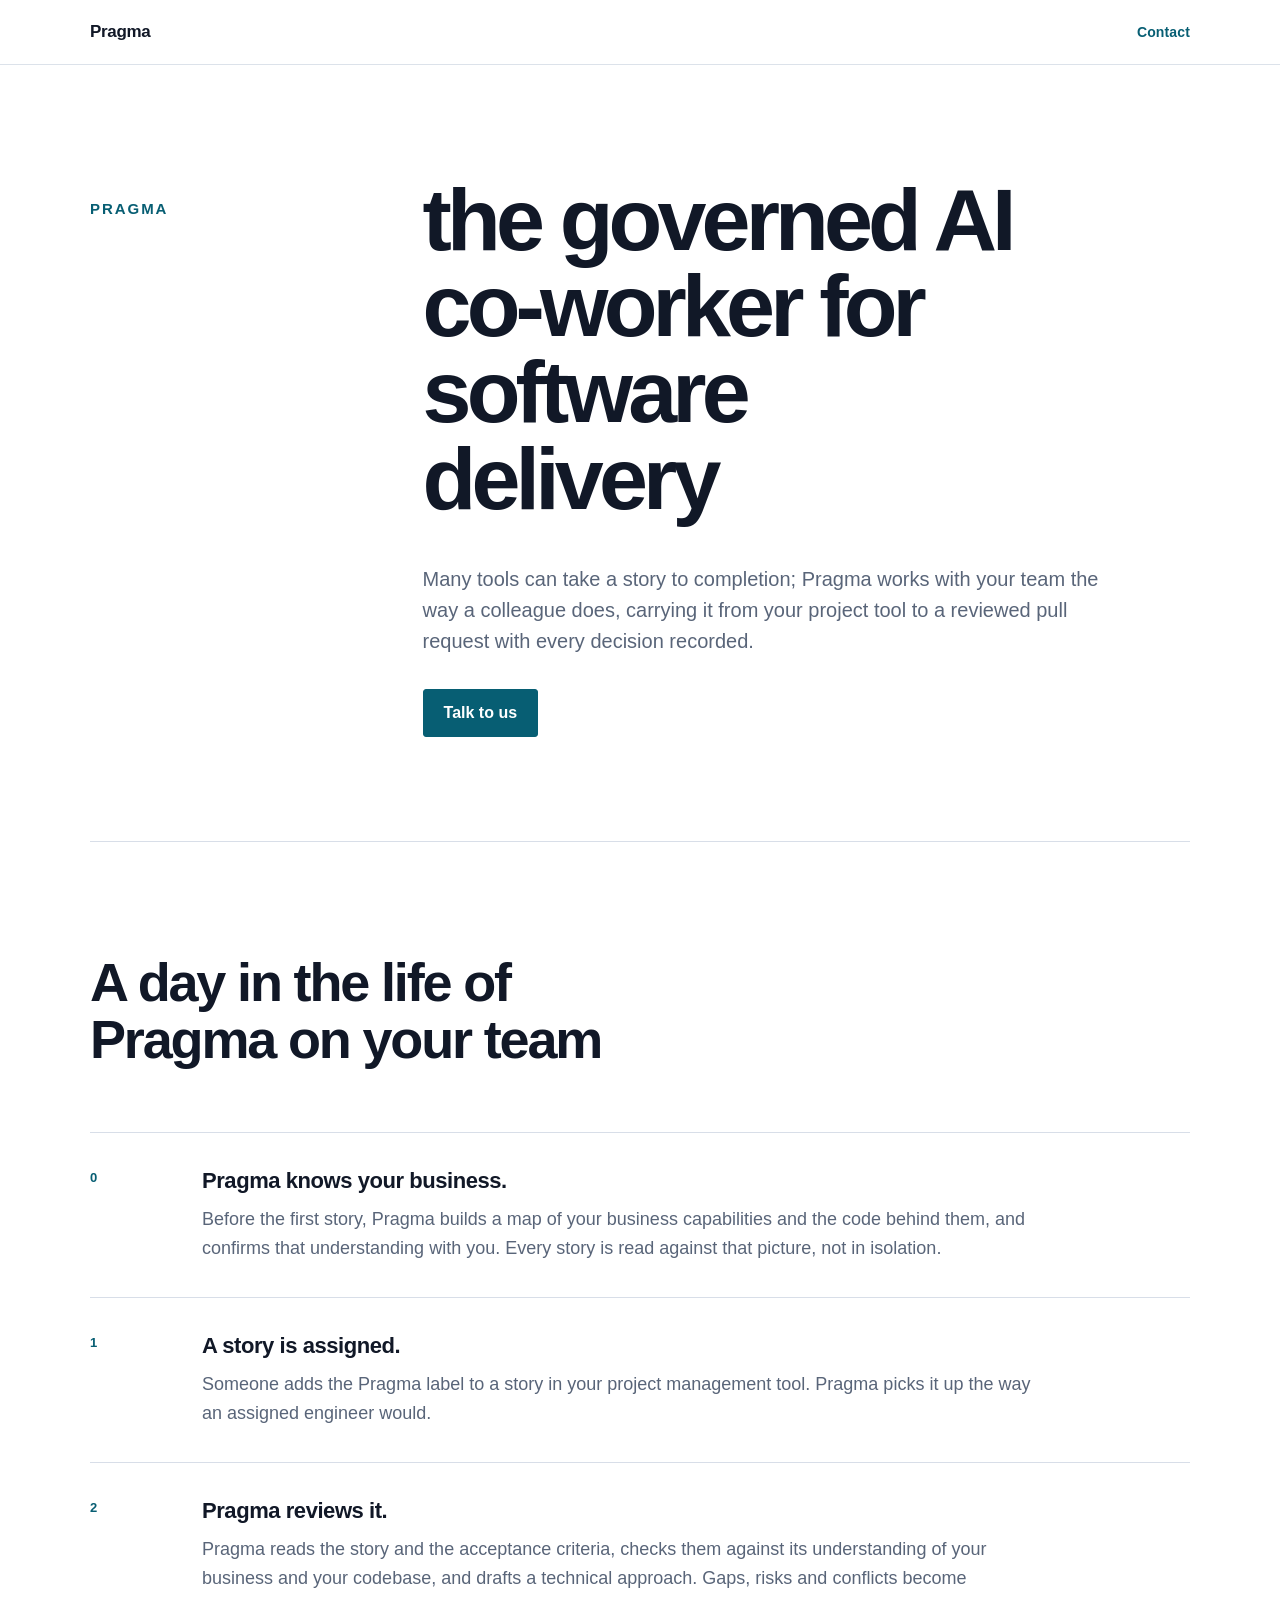
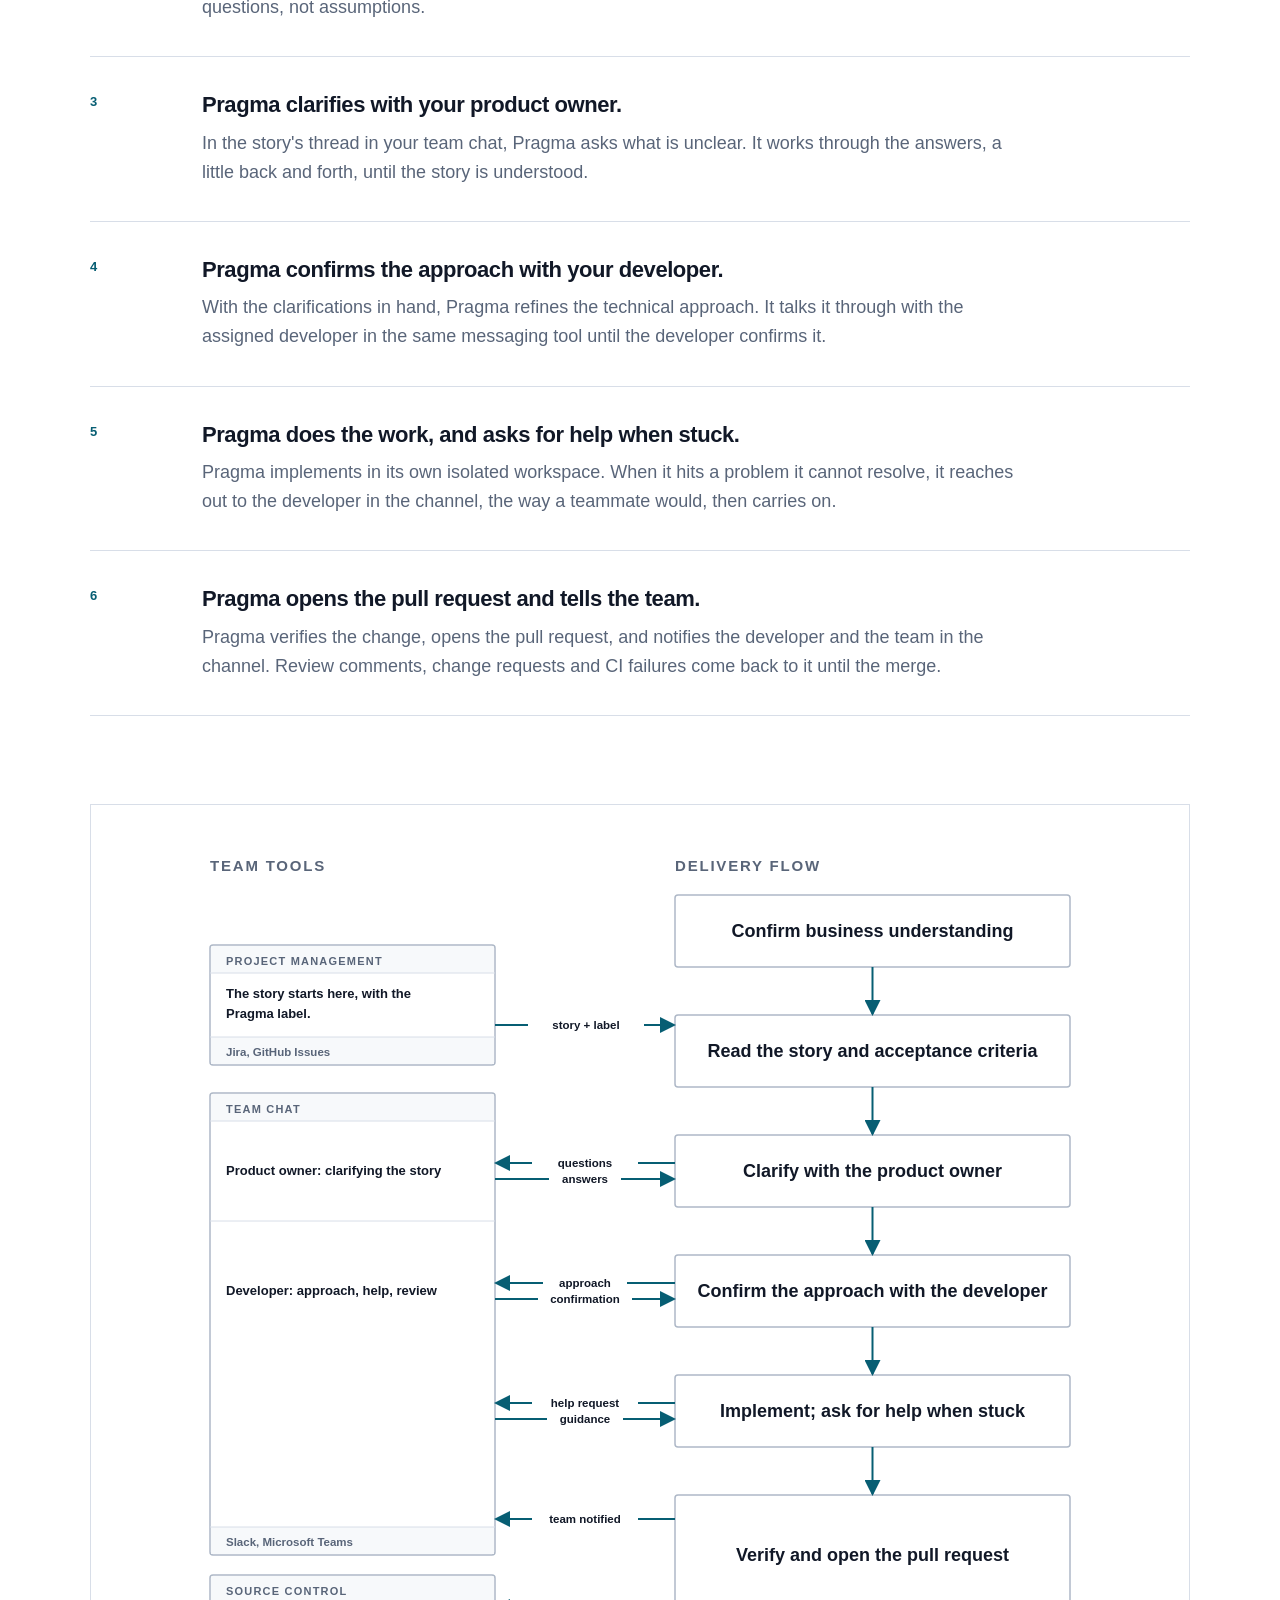
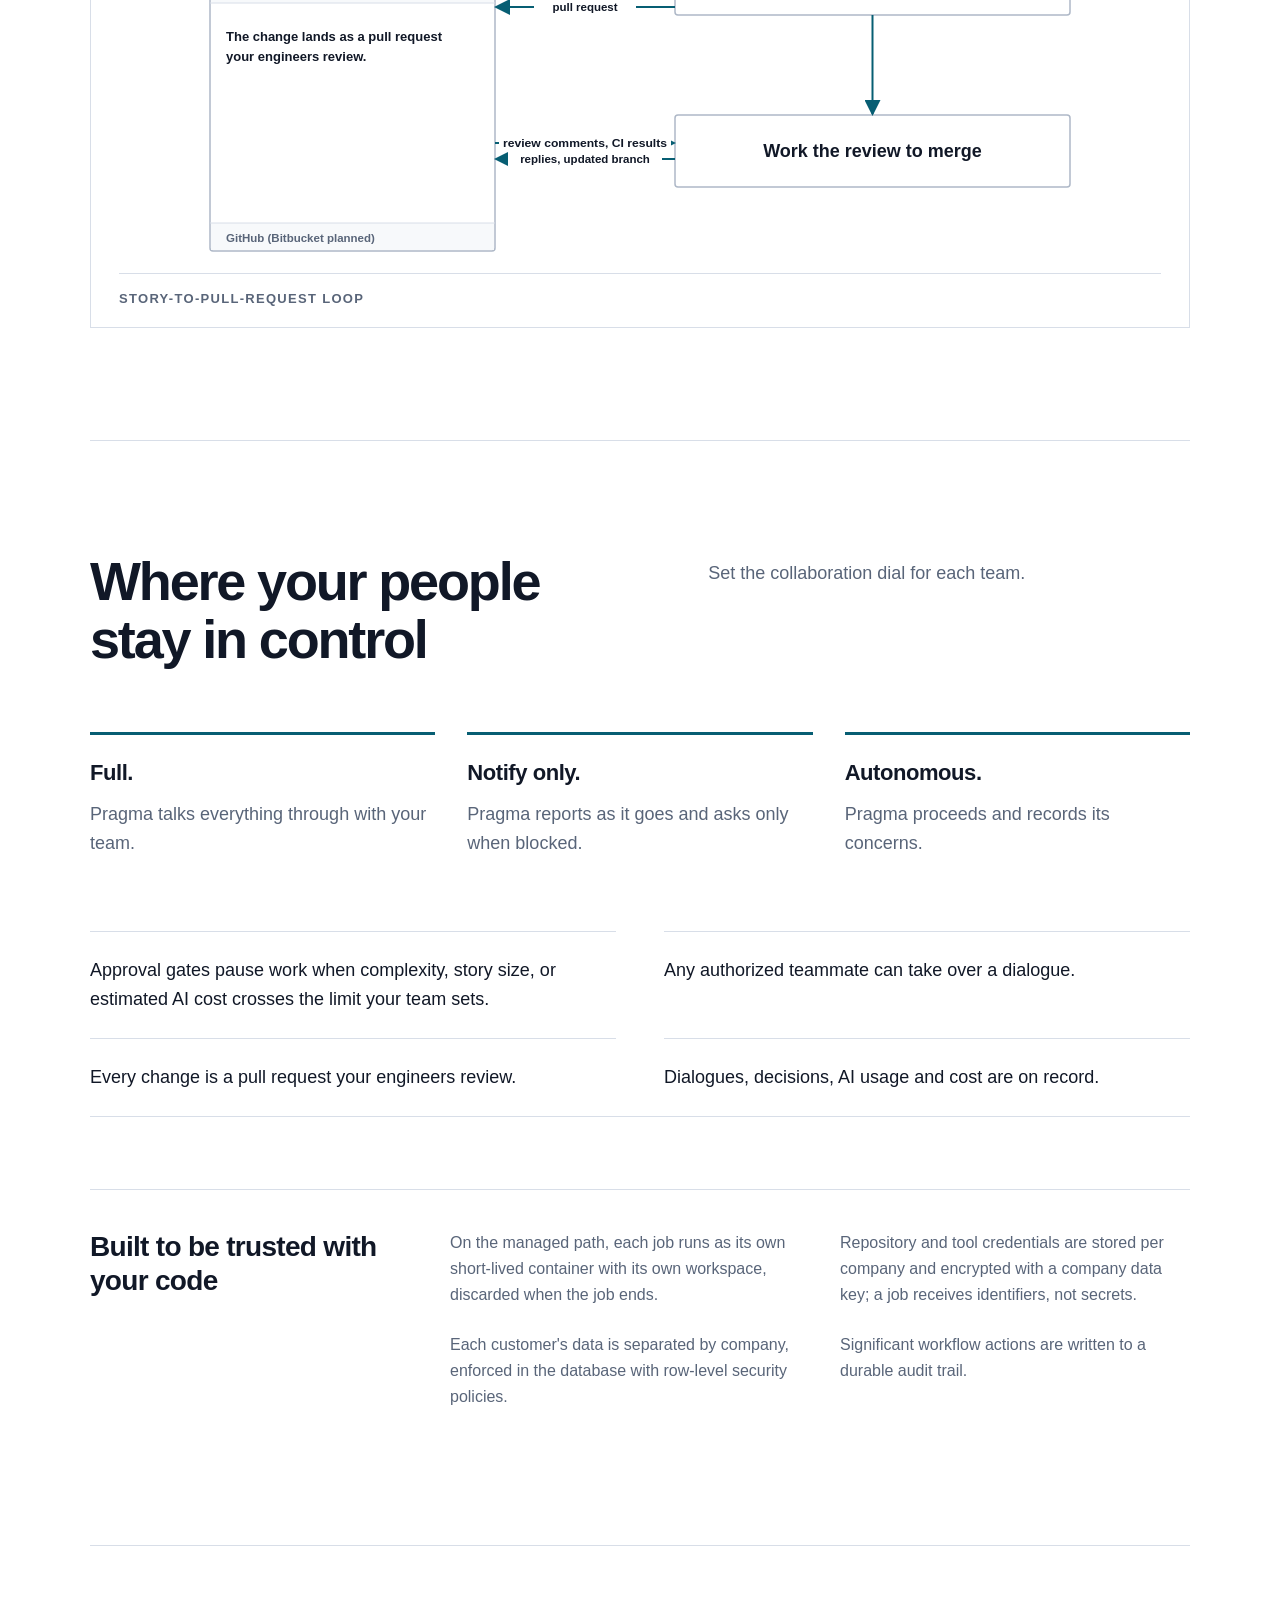
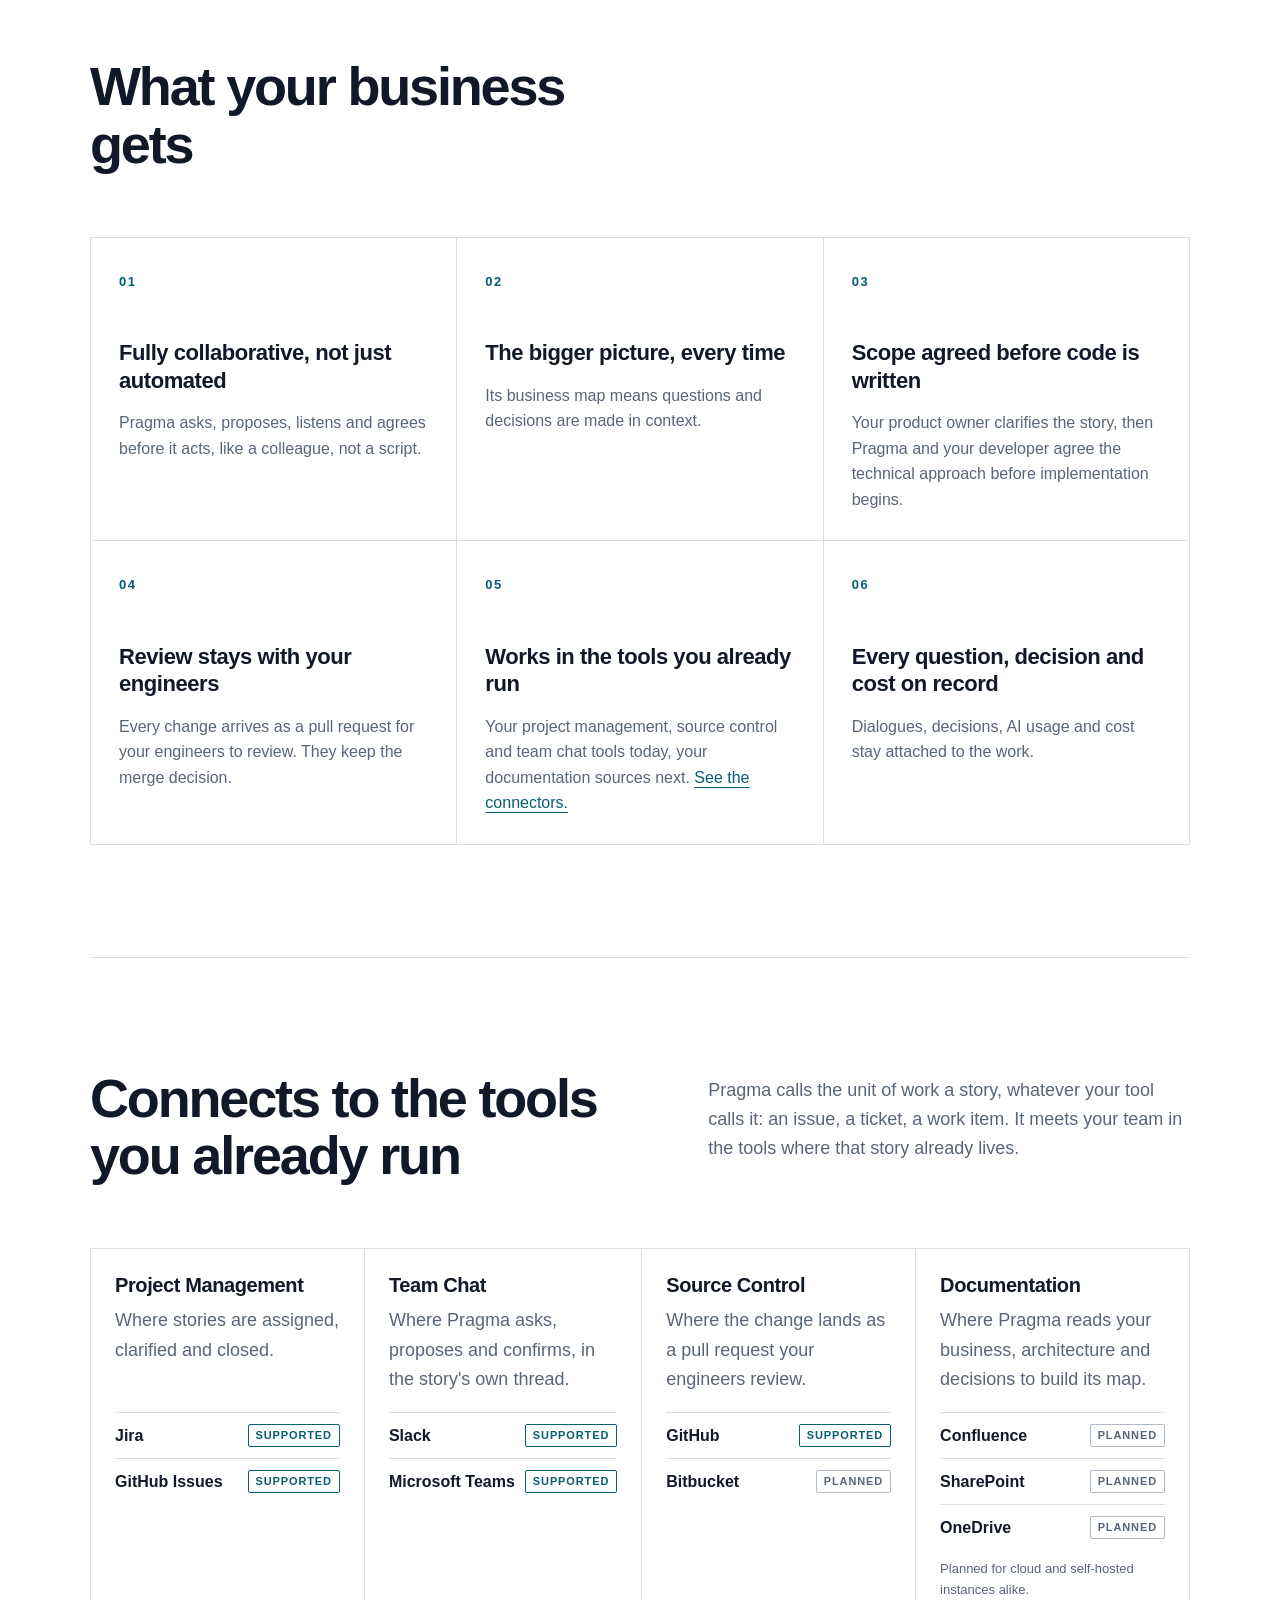
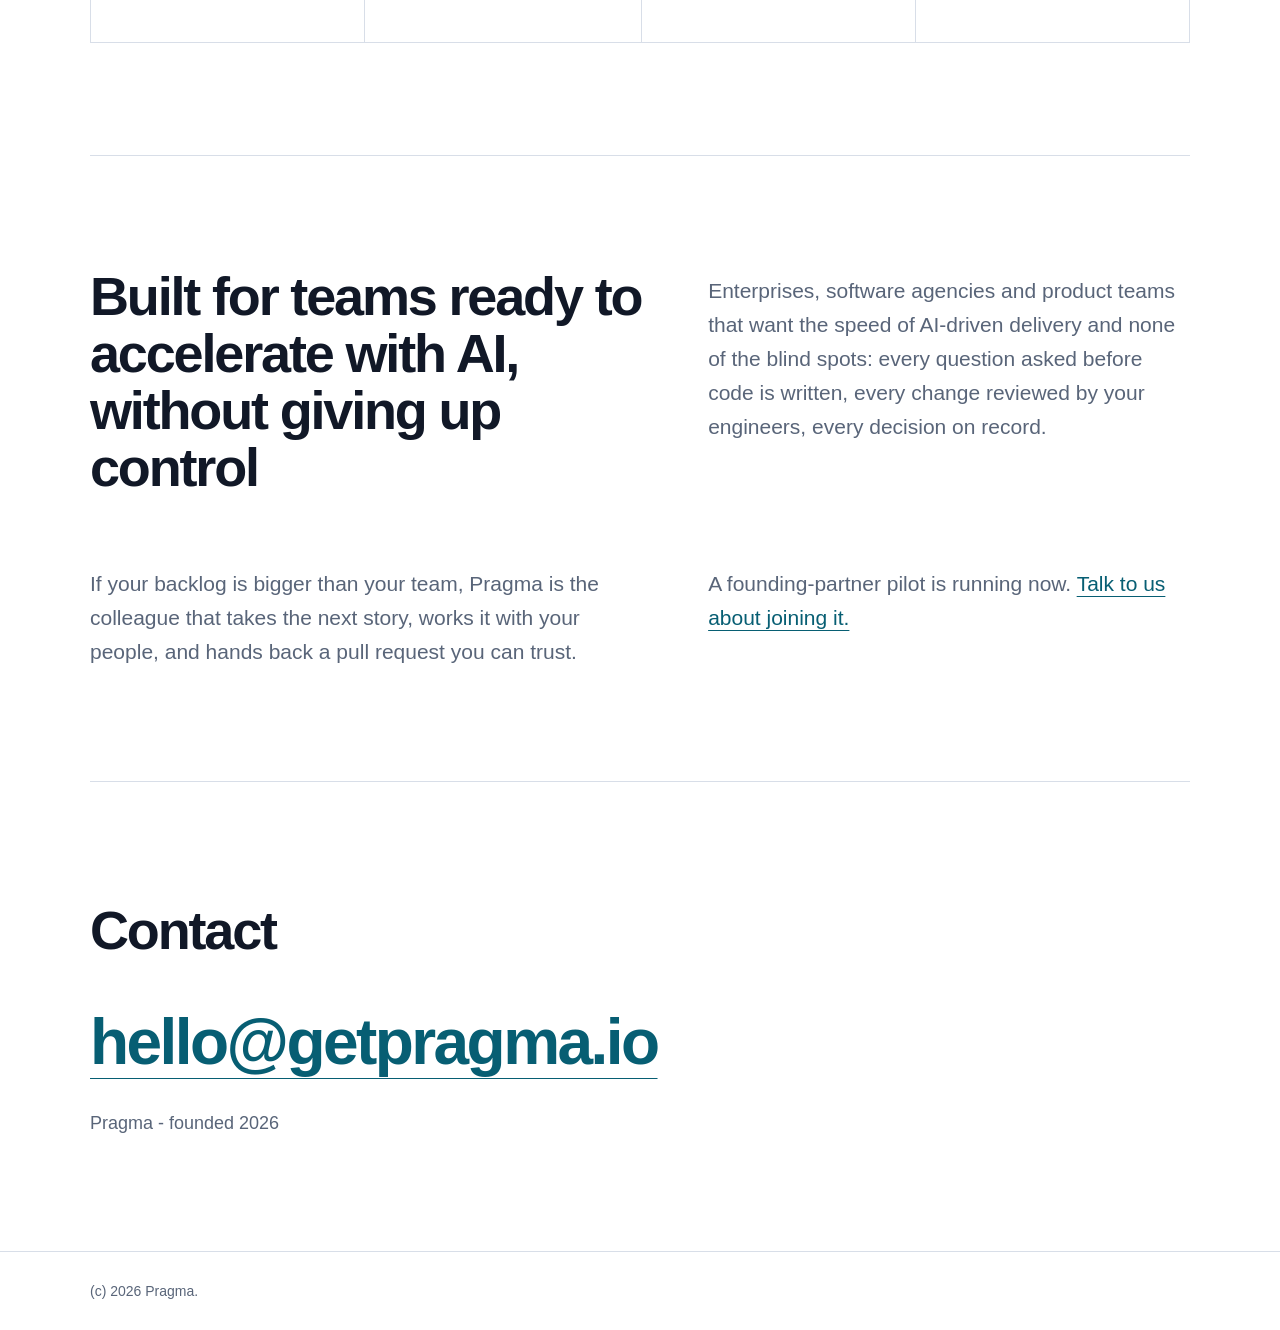
<file: index.html>
<!doctype html>
<html lang="en">
<head>
  <meta charset="utf-8">
  <meta name="viewport" content="width=device-width, initial-scale=1">
  <title>Pragma | the governed AI co-worker for software delivery</title>
  <meta name="description" content="Pragma is the governed AI co-worker that works with your team like a colleague, from story to reviewed pull request, with every decision recorded.">
  <link rel="icon" href="favicon.svg" type="image/svg+xml">
  <link rel="stylesheet" href="styles.css?v=5">
  <style>.diagram-mobile{display:none}@media(max-width:560px){.diagram-a,.diagram-b{display:none}.diagram-mobile{display:block;max-width:360px}}</style>
</head>
<body>
  <a class="skip-link" href="#main">Skip to content</a>

  <header class="site-header">
    <div class="shell header-inner">
      <a class="wordmark" href="#top" aria-label="Pragma home">Pragma</a>
      <a class="header-contact" href="#contact">Contact</a>
    </div>
  </header>

  <main id="main">
    <section class="hero shell" id="top" aria-labelledby="hero-title">
      <div class="hero-name" aria-hidden="true">Pragma</div>
      <div class="hero-copy">
        <h1 id="hero-title">the governed AI co-worker for software delivery</h1>
        <p>Many tools can take a story to completion; Pragma works with your team the way a colleague does, carrying it from your project tool to a reviewed pull request with every decision recorded.</p>
        <a class="primary-link" href="#contact">Talk to us</a>
      </div>
    </section>

    <section class="section shell" id="how-it-works" aria-labelledby="how-title">
      <div class="section-heading">
        <h2 id="how-title">A day in the life of Pragma on your team</h2>
      </div>

      <ol class="walkthrough">
        <li>
          <span class="step-number" aria-hidden="true">0</span>
          <div>
            <h3>Pragma knows your business.</h3>
            <p>Before the first story, Pragma builds a map of your business capabilities and the code behind them, and confirms that understanding with you. Every story is read against that picture, not in isolation.</p>
          </div>
        </li>
        <li>
          <span class="step-number" aria-hidden="true">1</span>
          <div>
            <h3>A story is assigned.</h3>
            <p>Someone adds the Pragma label to a story in your project management tool. Pragma picks it up the way an assigned engineer would.</p>
          </div>
        </li>
        <li>
          <span class="step-number" aria-hidden="true">2</span>
          <div>
            <h3>Pragma reviews it.</h3>
            <p>Pragma reads the story and the acceptance criteria, checks them against its understanding of your business and your codebase, and drafts a technical approach. Gaps, risks and conflicts become questions, not assumptions.</p>
          </div>
        </li>
        <li>
          <span class="step-number" aria-hidden="true">3</span>
          <div>
            <h3>Pragma clarifies with your product owner.</h3>
            <p>In the story's thread in your team chat, Pragma asks what is unclear. It works through the answers, a little back and forth, until the story is understood.</p>
          </div>
        </li>
        <li>
          <span class="step-number" aria-hidden="true">4</span>
          <div>
            <h3>Pragma confirms the approach with your developer.</h3>
            <p>With the clarifications in hand, Pragma refines the technical approach. It talks it through with the assigned developer in the same messaging tool until the developer confirms it.</p>
          </div>
        </li>
        <li>
          <span class="step-number" aria-hidden="true">5</span>
          <div>
            <h3>Pragma does the work, and asks for help when stuck.</h3>
            <p>Pragma implements in its own isolated workspace. When it hits a problem it cannot resolve, it reaches out to the developer in the channel, the way a teammate would, then carries on.</p>
          </div>
        </li>
        <li>
          <span class="step-number" aria-hidden="true">6</span>
          <div>
            <h3>Pragma opens the pull request and tells the team.</h3>
            <p>Pragma verifies the change, opens the pull request, and notifies the developer and the team in the channel. Review comments, change requests and CI failures come back to it until the merge.</p>
          </div>
        </li>
      </ol>

      <figure class="diagram-shell">
        <svg class="diagram diagram-a" viewBox="0 0 900 1040" role="img" aria-labelledby="diagram-a-title diagram-a-desc">
          <title id="diagram-a-title">Pragma's day-to-day delivery flow</title>
          <desc id="diagram-a-desc">Project management, communications, and source control connect to seven steps from confirming business understanding through working the review to merge.</desc>
          <defs>
            <marker id="arrow-a" markerWidth="8" markerHeight="8" refX="7" refY="4" orient="auto" markerUnits="strokeWidth">
              <path d="M 0 0 L 8 4 L 0 8 Z" class="svg-arrow-head"></path>
            </marker>
          </defs>

          <text class="svg-lane" x="20" y="38">TEAM TOOLS</text>
          <text class="svg-lane" x="485" y="38">DELIVERY FLOW</text>

          <g class="svg-tool-card">
            <rect class="svg-card" x="20" y="112" width="285" height="120" rx="3"></rect>
            <rect class="svg-card-band" x="21" y="113" width="283" height="27" rx="2"></rect>
            <rect class="svg-card-band" x="21" y="204" width="283" height="27"></rect>
            <line class="svg-card-rule" x1="20" y1="140" x2="305" y2="140"></line>
            <line class="svg-card-rule" x1="20" y1="204" x2="305" y2="204"></line>
            <text class="svg-card-heading" x="36" y="132">PROJECT MANAGEMENT</text>
            <text class="svg-card-copy" x="36" y="165" aria-label="The story starts here, with the Pragma label.">
              <tspan x="36">The story starts here, with the</tspan>
              <tspan x="36" dy="20">Pragma label.</tspan>
            </text>
            <text class="svg-card-footer" x="36" y="223">Jira, GitHub Issues</text>
          </g>

          <g class="svg-tool-card">
            <rect class="svg-card" x="20" y="260" width="285" height="462" rx="3"></rect>
            <rect class="svg-card-band" x="21" y="261" width="283" height="27" rx="2"></rect>
            <rect class="svg-card-band" x="21" y="694" width="283" height="27"></rect>
            <line class="svg-card-rule" x1="20" y1="288" x2="305" y2="288"></line>
            <line class="svg-card-rule" x1="20" y1="388" x2="305" y2="388"></line>
            <line class="svg-card-rule" x1="20" y1="694" x2="305" y2="694"></line>
            <text class="svg-card-heading" x="36" y="280">TEAM CHAT</text>
            <text class="svg-card-copy" x="36" y="342">Product owner: clarifying the story</text>
            <text class="svg-card-copy" x="36" y="462">Developer: approach, help, review</text>
            <text class="svg-card-footer" x="36" y="713">Slack, Microsoft Teams</text>
          </g>

          <g class="svg-tool-card">
            <rect class="svg-card" x="20" y="742" width="285" height="276" rx="3"></rect>
            <rect class="svg-card-band" x="21" y="743" width="283" height="27" rx="2"></rect>
            <rect class="svg-card-band" x="21" y="990" width="283" height="27"></rect>
            <line class="svg-card-rule" x1="20" y1="770" x2="305" y2="770"></line>
            <line class="svg-card-rule" x1="20" y1="990" x2="305" y2="990"></line>
            <text class="svg-card-heading" x="36" y="762">SOURCE CONTROL</text>
            <text class="svg-card-copy" x="36" y="808" aria-label="The change lands as a pull request your engineers review.">
              <tspan x="36">The change lands as a pull request</tspan>
              <tspan x="36" dy="20">your engineers review.</tspan>
            </text>
            <text class="svg-card-footer" x="36" y="1009">GitHub (Bitbucket planned)</text>
          </g>

          <rect class="svg-box svg-flow-box" x="485" y="62" width="395" height="72" rx="3"></rect>
          <text class="svg-label" x="682.5" y="104" text-anchor="middle">Confirm business understanding</text>

          <rect class="svg-box svg-flow-box" x="485" y="182" width="395" height="72" rx="3"></rect>
          <text class="svg-label" x="682.5" y="224" text-anchor="middle">Read the story and acceptance criteria</text>

          <rect class="svg-box svg-flow-box" x="485" y="302" width="395" height="72" rx="3"></rect>
          <text class="svg-label" x="682.5" y="344" text-anchor="middle">Clarify with the product owner</text>

          <rect class="svg-box svg-flow-box" x="485" y="422" width="395" height="72" rx="3"></rect>
          <text class="svg-label" x="682.5" y="464" text-anchor="middle">Confirm the approach with the developer</text>

          <rect class="svg-box svg-flow-box" x="485" y="542" width="395" height="72" rx="3"></rect>
          <text class="svg-label" x="682.5" y="584" text-anchor="middle">Implement; ask for help when stuck</text>

          <rect class="svg-box svg-flow-box" x="485" y="662" width="395" height="120" rx="3"></rect>
          <text class="svg-label" x="682.5" y="728" text-anchor="middle">Verify and open the pull request</text>

          <rect class="svg-box svg-flow-box" x="485" y="882" width="395" height="72" rx="3"></rect>
          <text class="svg-label" x="682.5" y="924" text-anchor="middle">Work the review to merge</text>

          <path class="svg-arrow" d="M682.5 134 V181" marker-end="url(#arrow-a)"></path>
          <path class="svg-arrow" d="M682.5 254 V301" marker-end="url(#arrow-a)"></path>
          <path class="svg-arrow" d="M682.5 374 V421" marker-end="url(#arrow-a)"></path>
          <path class="svg-arrow" d="M682.5 494 V541" marker-end="url(#arrow-a)"></path>
          <path class="svg-arrow" d="M682.5 614 V661" marker-end="url(#arrow-a)"></path>
          <path class="svg-arrow" d="M682.5 782 V881" marker-end="url(#arrow-a)"></path>

          <path class="svg-arrow" d="M305 192 H484" marker-end="url(#arrow-a)"></path>
          <path class="svg-arrow" d="M485 330 H306" marker-end="url(#arrow-a)"></path>
          <path class="svg-arrow" d="M305 346 H484" marker-end="url(#arrow-a)"></path>
          <path class="svg-arrow" d="M485 450 H306" marker-end="url(#arrow-a)"></path>
          <path class="svg-arrow" d="M305 466 H484" marker-end="url(#arrow-a)"></path>
          <path class="svg-arrow" d="M485 570 H306" marker-end="url(#arrow-a)"></path>
          <path class="svg-arrow" d="M305 586 H484" marker-end="url(#arrow-a)"></path>
          <path class="svg-arrow" d="M485 686 H306" marker-end="url(#arrow-a)"></path>
          <path class="svg-arrow" d="M485 774 H306" marker-end="url(#arrow-a)"></path>
          <path class="svg-arrow" d="M305 910 H484" marker-end="url(#arrow-a)"></path>
          <path class="svg-arrow" d="M485 926 H306" marker-end="url(#arrow-a)"></path>

          <rect class="svg-connector-label-bg" x="338" y="183" width="116" height="18" rx="2"></rect>
          <text class="svg-arrow-label" x="396" y="196" text-anchor="middle">story + label</text>

          <rect class="svg-connector-label-bg" x="342" y="321" width="106" height="18" rx="2"></rect>
          <text class="svg-arrow-label" x="395" y="334" text-anchor="middle">questions</text>
          <rect class="svg-connector-label-bg" x="359" y="337" width="72" height="18" rx="2"></rect>
          <text class="svg-arrow-label" x="395" y="350" text-anchor="middle">answers</text>

          <rect class="svg-connector-label-bg" x="353" y="441" width="84" height="18" rx="2"></rect>
          <text class="svg-arrow-label" x="395" y="454" text-anchor="middle">approach</text>
          <rect class="svg-connector-label-bg" x="348" y="457" width="94" height="18" rx="2"></rect>
          <text class="svg-arrow-label" x="395" y="470" text-anchor="middle">confirmation</text>

          <rect class="svg-connector-label-bg" x="342" y="561" width="106" height="18" rx="2"></rect>
          <text class="svg-arrow-label" x="395" y="574" text-anchor="middle">help request</text>
          <rect class="svg-connector-label-bg" x="357" y="577" width="76" height="18" rx="2"></rect>
          <text class="svg-arrow-label" x="395" y="590" text-anchor="middle">guidance</text>

          <rect class="svg-connector-label-bg" x="342" y="677" width="106" height="18" rx="2"></rect>
          <text class="svg-arrow-label" x="395" y="690" text-anchor="middle">team notified</text>
          <rect class="svg-connector-label-bg" x="344" y="765" width="102" height="18" rx="2"></rect>
          <text class="svg-arrow-label" x="395" y="778" text-anchor="middle">pull request</text>

          <rect class="svg-connector-label-bg" x="309" y="901" width="172" height="18" rx="2"></rect>
          <text class="svg-arrow-label svg-arrow-label-long" x="395" y="914" text-anchor="middle" textLength="164" lengthAdjust="spacingAndGlyphs">review comments, CI results</text>
          <rect class="svg-connector-label-bg" x="318" y="917" width="154" height="18" rx="2"></rect>
          <text class="svg-arrow-label" x="395" y="930" text-anchor="middle">replies, updated branch</text>
        </svg>
        <ol class="diagram-mobile diagram-mobile-list" aria-label="Pragma's day-to-day delivery steps">
          <li>Confirm business understanding</li>
          <li>Read the story and acceptance criteria</li>
          <li>Clarify with the product owner</li>
          <li>Confirm the approach with the developer</li>
          <li>Implement; ask for help when stuck</li>
          <li>Verify and open the pull request</li>
          <li>Work the review to merge</li>
        </ol>
        <figcaption>Story-to-pull-request loop</figcaption>
      </figure>
    </section>

    <section class="section shell" id="control" aria-labelledby="control-title">
      <div class="section-heading">
        <h2 id="control-title">Where your people stay in control</h2>
        <p>Set the collaboration dial for each team.</p>
      </div>

      <div class="mode-grid">
        <article>
          <h3>Full.</h3>
          <p>Pragma talks everything through with your team.</p>
        </article>
        <article>
          <h3>Notify only.</h3>
          <p>Pragma reports as it goes and asks only when blocked.</p>
        </article>
        <article>
          <h3>Autonomous.</h3>
          <p>Pragma proceeds and records its concerns.</p>
        </article>
      </div>

      <div class="control-copy">
        <p>Approval gates pause work when complexity, story size, or estimated AI cost crosses the limit your team sets.</p>
        <p>Any authorized teammate can take over a dialogue.</p>
        <p>Every change is a pull request your engineers review.</p>
        <p>Dialogues, decisions, AI usage and cost are on record.</p>
      </div>

      <article class="trust-block">
        <h3>Built to be trusted with your code</h3>
        <div class="trust-grid">
          <p>On the managed path, each job runs as its own short-lived container with its own workspace, discarded when the job ends.</p>
          <p>Repository and tool credentials are stored per company and encrypted with a company data key; a job receives identifiers, not secrets.</p>
          <p>Each customer's data is separated by company, enforced in the database with row-level security policies.</p>
          <p>Significant workflow actions are written to a durable audit trail.</p>
        </div>
      </article>

    </section>

    <section class="section shell" id="outcomes" aria-labelledby="outcomes-title">
      <div class="section-heading">
        <h2 id="outcomes-title">What your business gets</h2>
      </div>

      <div class="outcome-grid">
        <article>
          <span aria-hidden="true">01</span>
          <h3>Fully collaborative, not just automated</h3>
          <p>Pragma asks, proposes, listens and agrees before it acts, like a colleague, not a script.</p>
        </article>
        <article>
          <span aria-hidden="true">02</span>
          <h3>The bigger picture, every time</h3>
          <p>Its business map means questions and decisions are made in context.</p>
        </article>
        <article>
          <span aria-hidden="true">03</span>
          <h3>Scope agreed before code is written</h3>
          <p>Your product owner clarifies the story, then Pragma and your developer agree the technical approach before implementation begins.</p>
        </article>
        <article>
          <span aria-hidden="true">04</span>
          <h3>Review stays with your engineers</h3>
          <p>Every change arrives as a pull request for your engineers to review. They keep the merge decision.</p>
        </article>
        <article>
          <span aria-hidden="true">05</span>
          <h3>Works in the tools you already run</h3>
          <p>Your project management, source control and team chat tools today, your documentation sources next. <a href="#connectors">See the connectors.</a></p>
        </article>
        <article>
          <span aria-hidden="true">06</span>
          <h3>Every question, decision and cost on record</h3>
          <p>Dialogues, decisions, AI usage and cost stay attached to the work.</p>
        </article>
      </div>
    </section>

    <section class="section shell" id="connectors" aria-labelledby="connectors-title">
      <div class="section-heading">
        <h2 id="connectors-title">Connects to the tools you already run</h2>
        <p>Pragma calls the unit of work a story, whatever your tool calls it: an issue, a ticket, a work item. It meets your team in the tools where that story already lives.</p>
      </div>

      <div class="connector-grid">
        <article>
          <h3>Project Management</h3>
          <p>Where stories are assigned, clarified and closed.</p>
          <ul class="connector-list">
            <li><span>Jira</span><em class="badge badge-live">Supported</em></li>
            <li><span>GitHub Issues</span><em class="badge badge-live">Supported</em></li>
          </ul>
        </article>
        <article>
          <h3>Team Chat</h3>
          <p>Where Pragma asks, proposes and confirms, in the story's own thread.</p>
          <ul class="connector-list">
            <li><span>Slack</span><em class="badge badge-live">Supported</em></li>
            <li><span>Microsoft Teams</span><em class="badge badge-live">Supported</em></li>
          </ul>
        </article>
        <article>
          <h3>Source Control</h3>
          <p>Where the change lands as a pull request your engineers review.</p>
          <ul class="connector-list">
            <li><span>GitHub</span><em class="badge badge-live">Supported</em></li>
            <li><span>Bitbucket</span><em class="badge badge-next">Planned</em></li>
          </ul>
        </article>
        <article>
          <h3>Documentation</h3>
          <p>Where Pragma reads your business, architecture and decisions to build its map.</p>
          <ul class="connector-list">
            <li><span>Confluence</span><em class="badge badge-next">Planned</em></li>
            <li><span>SharePoint</span><em class="badge badge-next">Planned</em></li>
            <li><span>OneDrive</span><em class="badge badge-next">Planned</em></li>
          </ul>
          <p class="connector-note">Planned for cloud and self-hosted instances alike.</p>
        </article>
      </div>
    </section>

    <section class="section audience shell" id="who" aria-labelledby="who-title">
      <h2 id="who-title">Built for teams ready to accelerate with AI, without giving up control</h2>
      <p>Enterprises, software agencies and product teams that want the speed of AI-driven delivery and none of the blind spots: every question asked before code is written, every change reviewed by your engineers, every decision on record.</p>
      <p>If your backlog is bigger than your team, Pragma is the colleague that takes the next story, works it with your people, and hands back a pull request you can trust.</p>
      <p>A founding-partner pilot is running now. <a href="#contact">Talk to us about joining it.</a></p>
    </section>

    <section class="contact shell" id="contact" aria-labelledby="contact-title">
      <h2 id="contact-title">Contact</h2>
      <a href="mailto:hello@getpragma.io">hello@getpragma.io</a>
      <p>Pragma - founded 2026</p>
    </section>
  </main>

  <footer class="site-footer">
    <div class="shell">(c) 2026 Pragma.</div>
  </footer>
</body>
</html>
</file>
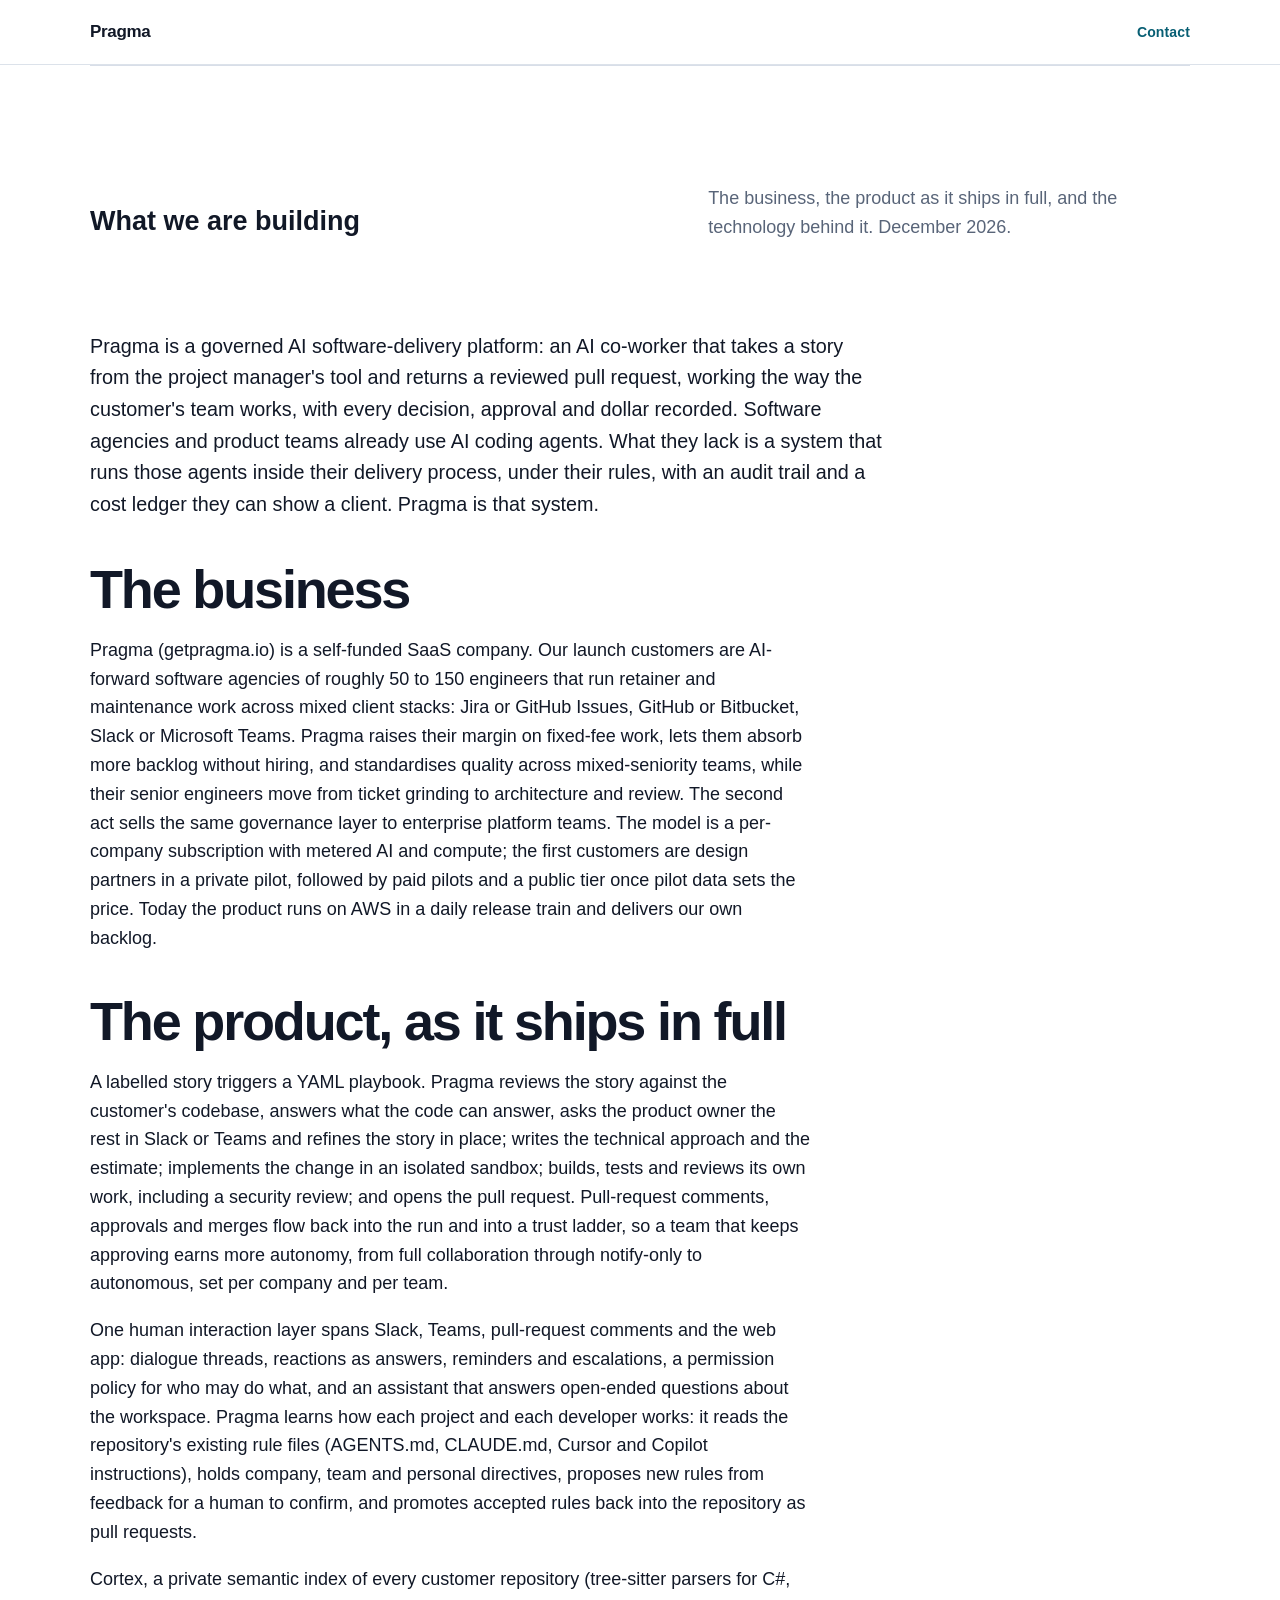
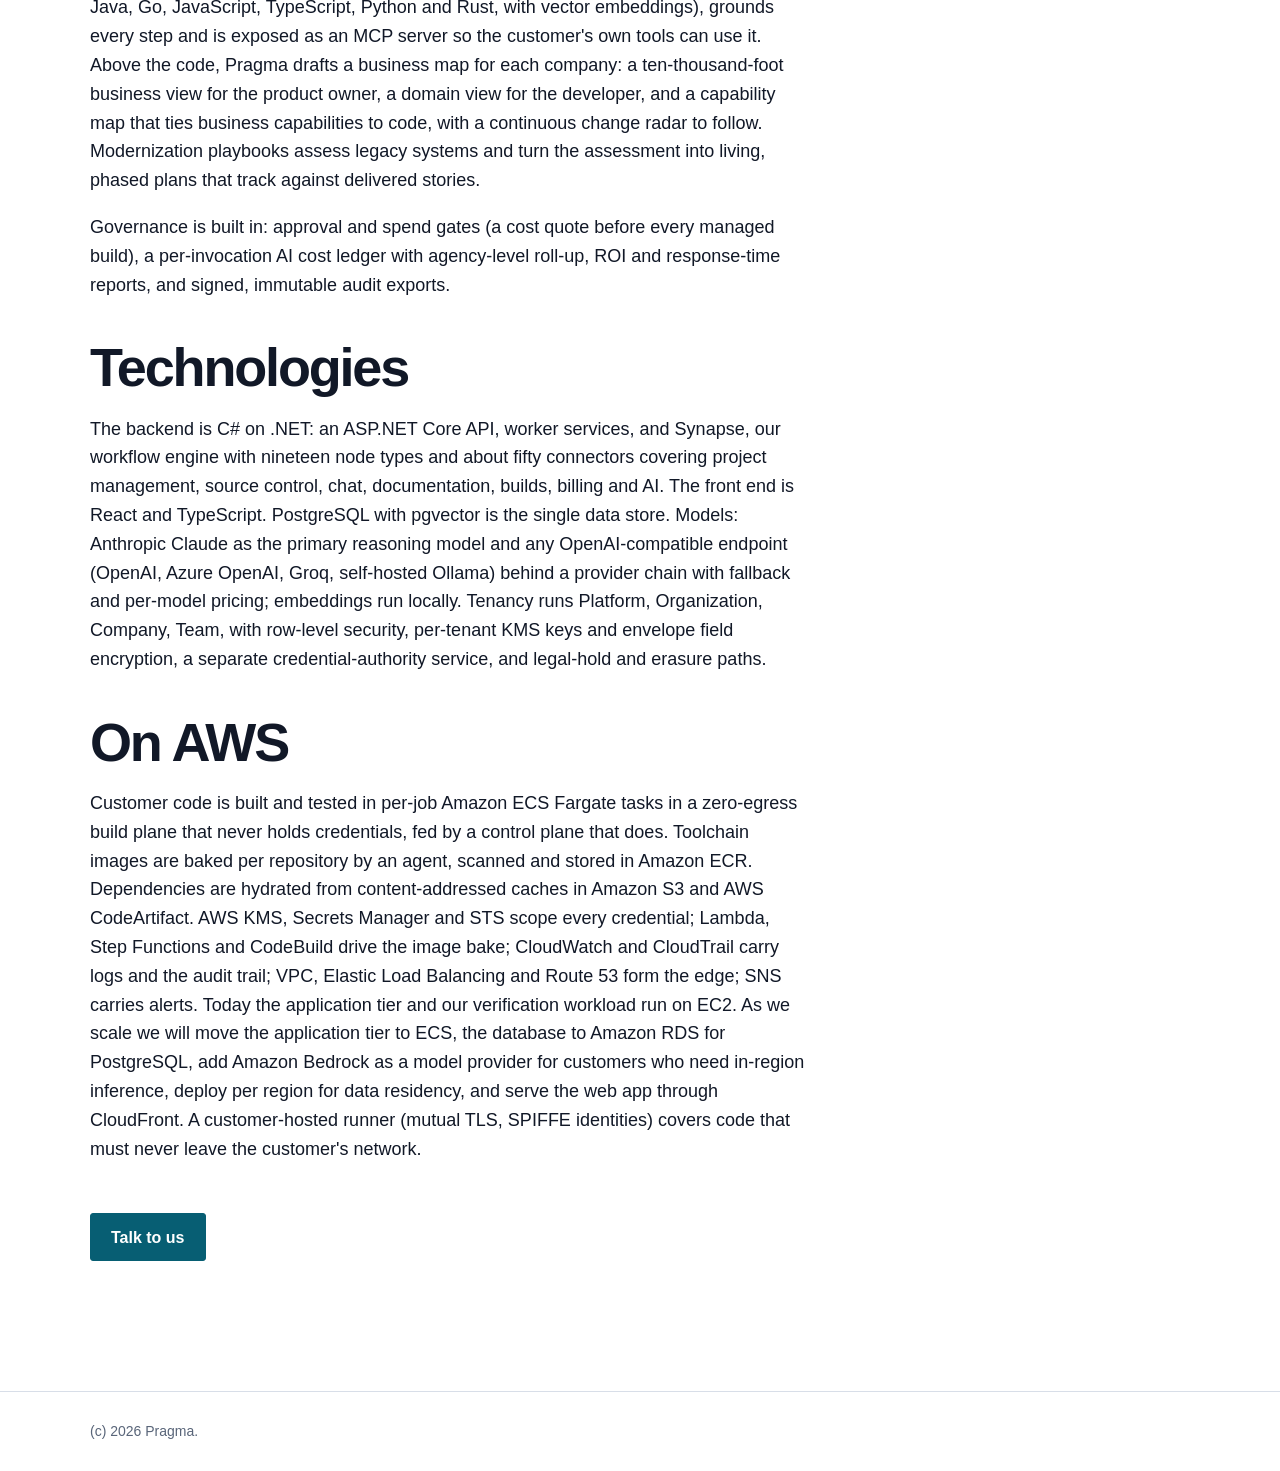
<file: building/index.html>
<!doctype html>
<html lang="en">
<head>
  <meta charset="utf-8">
  <meta name="viewport" content="width=device-width, initial-scale=1">
  <title>What we are building | Pragma</title>
  <meta name="description" content="Pragma is a governed AI software-delivery platform: an AI co-worker that turns a story into a reviewed pull request under your team's rules, with every decision, approval and dollar recorded.">
  <link rel="icon" href="../favicon.svg" type="image/svg+xml">
  <link rel="stylesheet" href="../styles.css?v=5">
  <style>
    .prose h2 { margin-top: 2.5rem; }
    .prose p { max-width: 72ch; line-height: 1.6; }
    .prose .lede { font-size: 1.1em; }
  </style>
</head>
<body>
  <a class="skip-link" href="#main">Skip to content</a>

  <header class="site-header">
    <div class="shell header-inner">
      <a class="wordmark" href="/" aria-label="Pragma home">Pragma</a>
      <a class="header-contact" href="/#contact">Contact</a>
    </div>
  </header>

  <main id="main">
    <section class="section shell prose" id="building" aria-labelledby="building-title">
      <div class="section-heading">
        <h1 id="building-title">What we are building</h1>
        <p>The business, the product as it ships in full, and the technology behind it. December 2026.</p>
      </div>

      <p class="lede">Pragma is a governed AI software-delivery platform: an AI co-worker that takes a story from the project manager's tool and returns a reviewed pull request, working the way the customer's team works, with every decision, approval and dollar recorded. Software agencies and product teams already use AI coding agents. What they lack is a system that runs those agents inside their delivery process, under their rules, with an audit trail and a cost ledger they can show a client. Pragma is that system.</p>

      <h2>The business</h2>
      <p>Pragma (getpragma.io) is a self-funded SaaS company. Our launch customers are AI-forward software agencies of roughly 50 to 150 engineers that run retainer and maintenance work across mixed client stacks: Jira or GitHub Issues, GitHub or Bitbucket, Slack or Microsoft Teams. Pragma raises their margin on fixed-fee work, lets them absorb more backlog without hiring, and standardises quality across mixed-seniority teams, while their senior engineers move from ticket grinding to architecture and review. The second act sells the same governance layer to enterprise platform teams. The model is a per-company subscription with metered AI and compute; the first customers are design partners in a private pilot, followed by paid pilots and a public tier once pilot data sets the price. Today the product runs on AWS in a daily release train and delivers our own backlog.</p>

      <h2>The product, as it ships in full</h2>
      <p>A labelled story triggers a YAML playbook. Pragma reviews the story against the customer's codebase, answers what the code can answer, asks the product owner the rest in Slack or Teams and refines the story in place; writes the technical approach and the estimate; implements the change in an isolated sandbox; builds, tests and reviews its own work, including a security review; and opens the pull request. Pull-request comments, approvals and merges flow back into the run and into a trust ladder, so a team that keeps approving earns more autonomy, from full collaboration through notify-only to autonomous, set per company and per team.</p>
      <p>One human interaction layer spans Slack, Teams, pull-request comments and the web app: dialogue threads, reactions as answers, reminders and escalations, a permission policy for who may do what, and an assistant that answers open-ended questions about the workspace. Pragma learns how each project and each developer works: it reads the repository's existing rule files (AGENTS.md, CLAUDE.md, Cursor and Copilot instructions), holds company, team and personal directives, proposes new rules from feedback for a human to confirm, and promotes accepted rules back into the repository as pull requests.</p>
      <p>Cortex, a private semantic index of every customer repository (tree-sitter parsers for C#, Java, Go, JavaScript, TypeScript, Python and Rust, with vector embeddings), grounds every step and is exposed as an MCP server so the customer's own tools can use it. Above the code, Pragma drafts a business map for each company: a ten-thousand-foot business view for the product owner, a domain view for the developer, and a capability map that ties business capabilities to code, with a continuous change radar to follow. Modernization playbooks assess legacy systems and turn the assessment into living, phased plans that track against delivered stories.</p>
      <p>Governance is built in: approval and spend gates (a cost quote before every managed build), a per-invocation AI cost ledger with agency-level roll-up, ROI and response-time reports, and signed, immutable audit exports.</p>

      <h2>Technologies</h2>
      <p>The backend is C# on .NET: an ASP.NET Core API, worker services, and Synapse, our workflow engine with nineteen node types and about fifty connectors covering project management, source control, chat, documentation, builds, billing and AI. The front end is React and TypeScript. PostgreSQL with pgvector is the single data store. Models: Anthropic Claude as the primary reasoning model and any OpenAI-compatible endpoint (OpenAI, Azure OpenAI, Groq, self-hosted Ollama) behind a provider chain with fallback and per-model pricing; embeddings run locally. Tenancy runs Platform, Organization, Company, Team, with row-level security, per-tenant KMS keys and envelope field encryption, a separate credential-authority service, and legal-hold and erasure paths.</p>

      <h2>On AWS</h2>
      <p>Customer code is built and tested in per-job Amazon ECS Fargate tasks in a zero-egress build plane that never holds credentials, fed by a control plane that does. Toolchain images are baked per repository by an agent, scanned and stored in Amazon ECR. Dependencies are hydrated from content-addressed caches in Amazon S3 and AWS CodeArtifact. AWS KMS, Secrets Manager and STS scope every credential; Lambda, Step Functions and CodeBuild drive the image bake; CloudWatch and CloudTrail carry logs and the audit trail; VPC, Elastic Load Balancing and Route 53 form the edge; SNS carries alerts. Today the application tier and our verification workload run on EC2. As we scale we will move the application tier to ECS, the database to Amazon RDS for PostgreSQL, add Amazon Bedrock as a model provider for customers who need in-region inference, deploy per region for data residency, and serve the web app through CloudFront. A customer-hosted runner (mutual TLS, SPIFFE identities) covers code that must never leave the customer's network.</p>

      <p><a class="primary-link" href="/#contact">Talk to us</a></p>
    </section>
  </main>

  <footer class="site-footer">
    <div class="shell">(c) 2026 Pragma.</div>
  </footer>
</body>
</html>
</file>
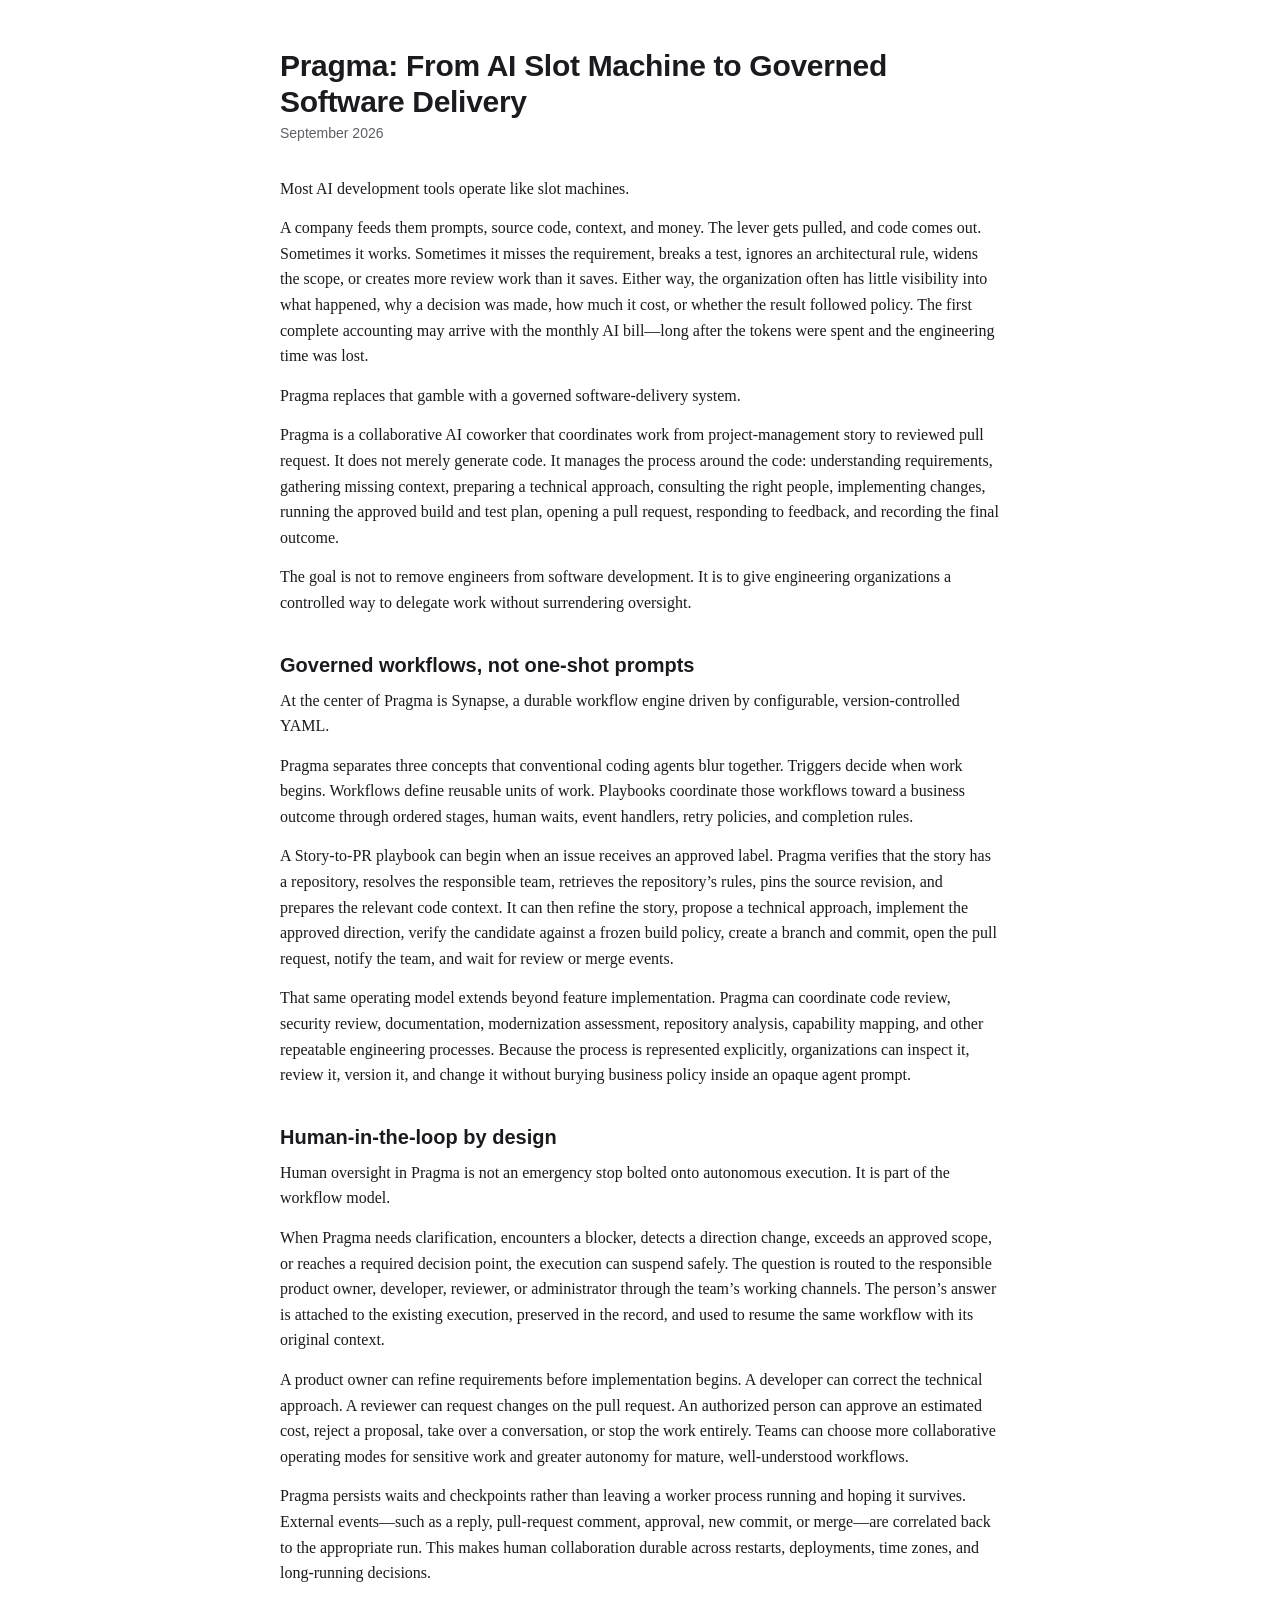
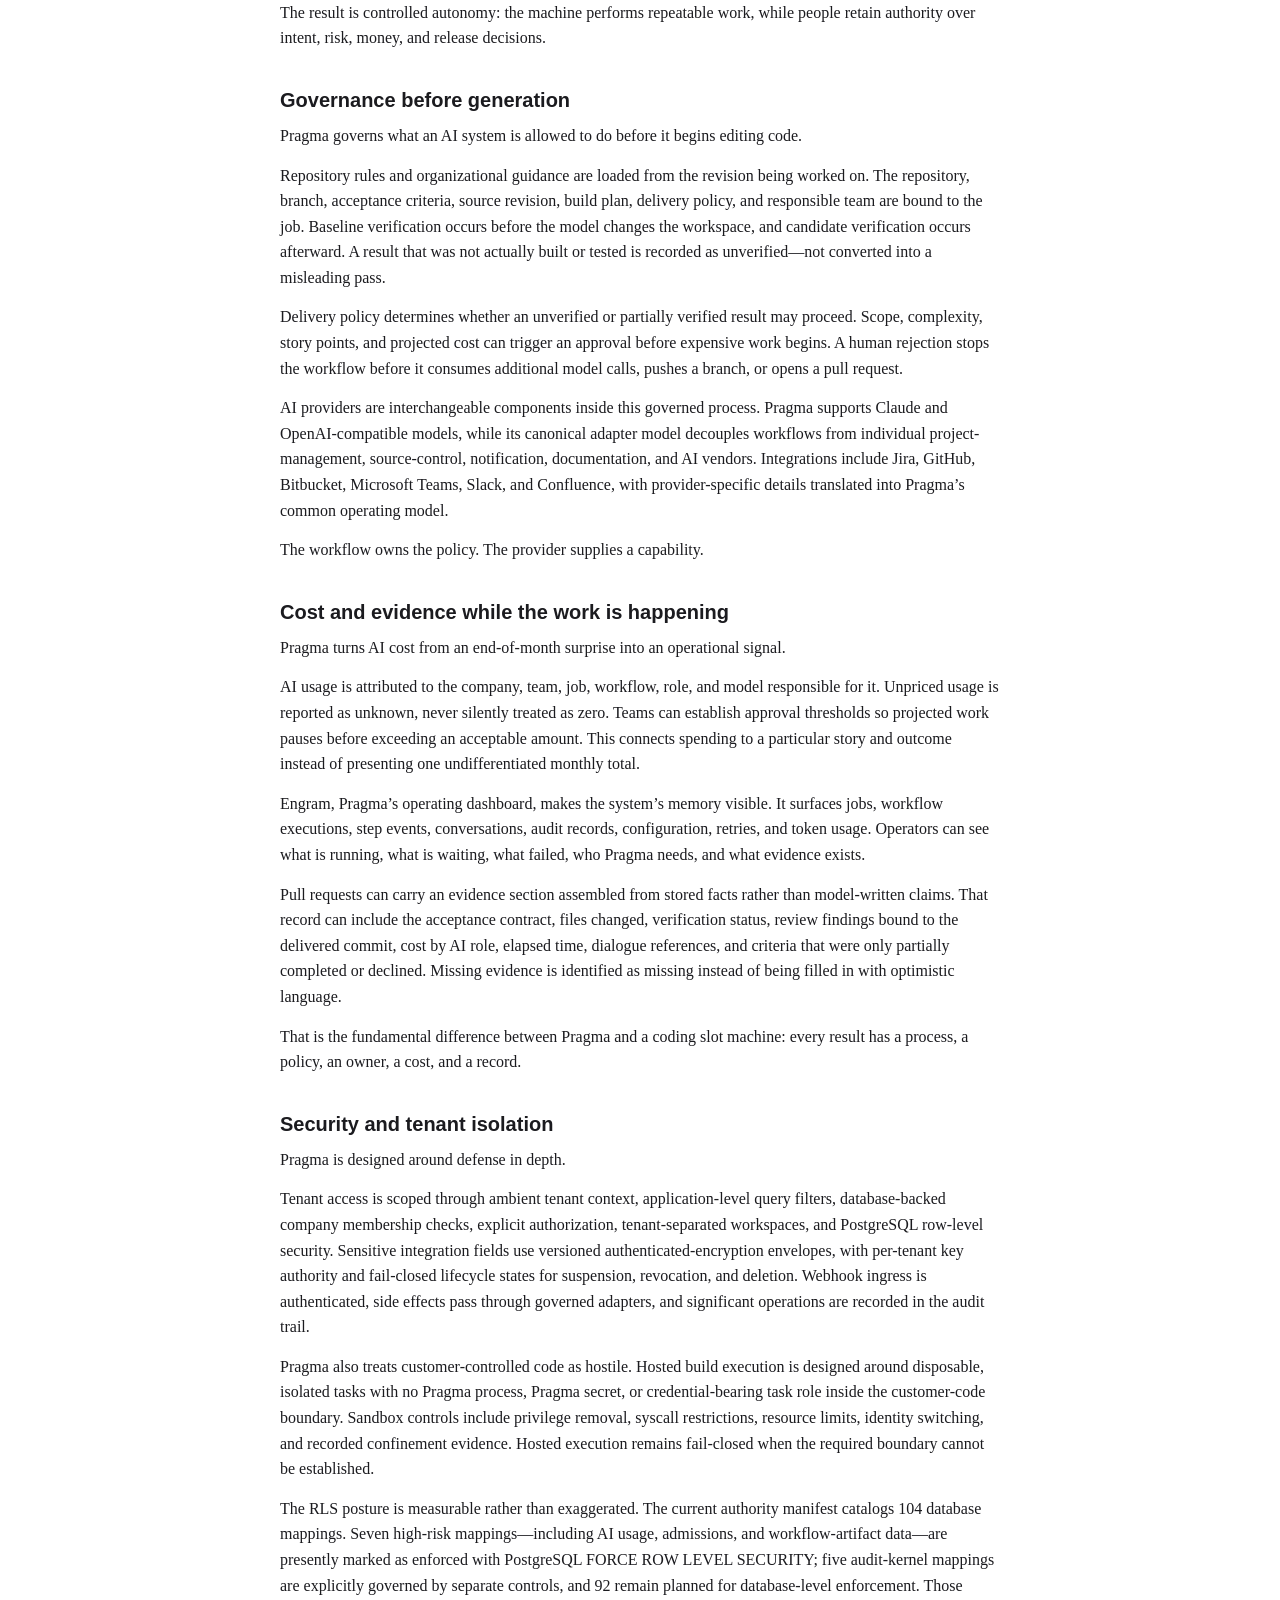
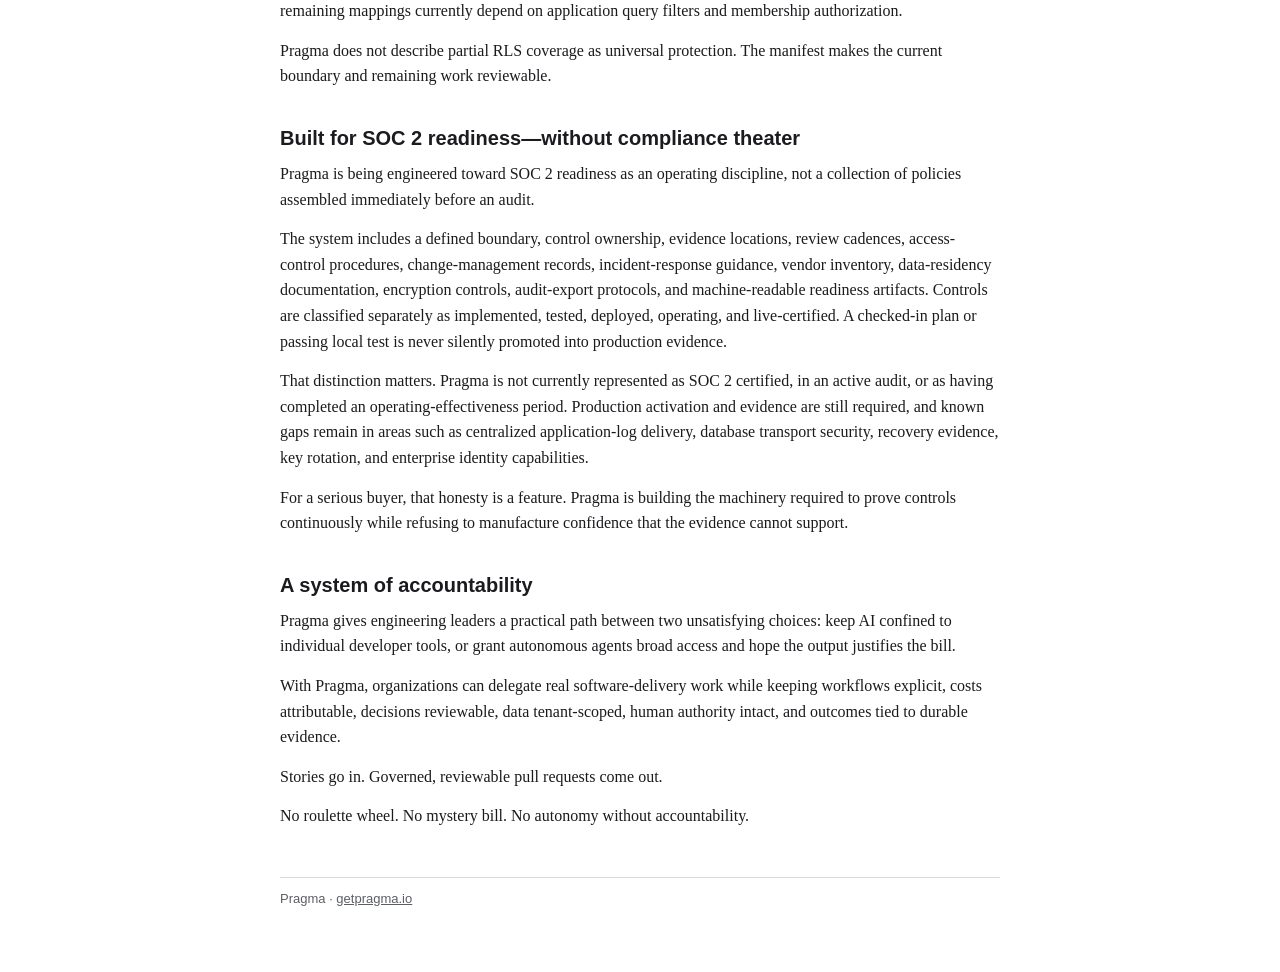
<file: downloads/pragma-governed-software-delivery.html>
<!doctype html>
<html lang="en">
<head>
<meta charset="utf-8">
<meta name="viewport" content="width=device-width, initial-scale=1">
<title>Pragma: From AI Slot Machine to Governed Software Delivery</title>
<meta name="description" content="Pragma replaces the AI coding slot machine with a governed software-delivery system: explicit workflows, human authority, attributable cost, tenant isolation and durable evidence.">
<style>
:root { color-scheme: light; }
body { margin: 0; background: #ffffff; color: #1b1b1f; font: 16px/1.6 Georgia, "Times New Roman", serif; }
.page { max-width: 720px; margin: 0 auto; padding: 48px 24px 64px; }
h1 { font: 700 30px/1.2 "Segoe UI", Helvetica, Arial, sans-serif; letter-spacing: -0.01em; margin: 0 0 4px; }
.subtitle { font: 14px/1.4 "Segoe UI", Helvetica, Arial, sans-serif; color: #5c5f66; margin: 0 0 32px; }
h2 { font: 600 20px/1.3 "Segoe UI", Helvetica, Arial, sans-serif; margin: 36px 0 10px; page-break-after: avoid; }
p { margin: 0 0 14px; orphans: 3; widows: 3; }
footer { margin-top: 48px; padding-top: 12px; border-top: 1px solid #d9dbe0; font: 13px/1.4 "Segoe UI", Helvetica, Arial, sans-serif; color: #5c5f66; }
footer a { color: inherit; }
@page { size: Letter; margin: 22mm 20mm; }
@media print { .page { padding: 0; max-width: none; } }
</style>
</head>
<body>
<article class="page">
<h1>Pragma: From AI Slot Machine to Governed Software Delivery</h1>
<p class="subtitle">September 2026</p>
<p>Most AI development tools operate like slot machines.</p>
<p>A company feeds them prompts, source code, context, and money. The lever gets pulled, and code comes out. Sometimes it works. Sometimes it misses the requirement, breaks a test, ignores an architectural rule, widens the scope, or creates more review work than it saves. Either way, the organization often has little visibility into what happened, why a decision was made, how much it cost, or whether the result followed policy. The first complete accounting may arrive with the monthly AI bill—long after the tokens were spent and the engineering time was lost.</p>
<p>Pragma replaces that gamble with a governed software-delivery system.</p>
<p>Pragma is a collaborative AI coworker that coordinates work from project-management story to reviewed pull request. It does not merely generate code. It manages the process around the code: understanding requirements, gathering missing context, preparing a technical approach, consulting the right people, implementing changes, running the approved build and test plan, opening a pull request, responding to feedback, and recording the final outcome.</p>
<p>The goal is not to remove engineers from software development. It is to give engineering organizations a controlled way to delegate work without surrendering oversight.</p>
<h2>Governed workflows, not one-shot prompts</h2>
<p>At the center of Pragma is Synapse, a durable workflow engine driven by configurable, version-controlled YAML.</p>
<p>Pragma separates three concepts that conventional coding agents blur together. Triggers decide when work begins. Workflows define reusable units of work. Playbooks coordinate those workflows toward a business outcome through ordered stages, human waits, event handlers, retry policies, and completion rules.</p>
<p>A Story-to-PR playbook can begin when an issue receives an approved label. Pragma verifies that the story has a repository, resolves the responsible team, retrieves the repository’s rules, pins the source revision, and prepares the relevant code context. It can then refine the story, propose a technical approach, implement the approved direction, verify the candidate against a frozen build policy, create a branch and commit, open the pull request, notify the team, and wait for review or merge events.</p>
<p>That same operating model extends beyond feature implementation. Pragma can coordinate code review, security review, documentation, modernization assessment, repository analysis, capability mapping, and other repeatable engineering processes. Because the process is represented explicitly, organizations can inspect it, review it, version it, and change it without burying business policy inside an opaque agent prompt.</p>
<h2>Human-in-the-loop by design</h2>
<p>Human oversight in Pragma is not an emergency stop bolted onto autonomous execution. It is part of the workflow model.</p>
<p>When Pragma needs clarification, encounters a blocker, detects a direction change, exceeds an approved scope, or reaches a required decision point, the execution can suspend safely. The question is routed to the responsible product owner, developer, reviewer, or administrator through the team’s working channels. The person’s answer is attached to the existing execution, preserved in the record, and used to resume the same workflow with its original context.</p>
<p>A product owner can refine requirements before implementation begins. A developer can correct the technical approach. A reviewer can request changes on the pull request. An authorized person can approve an estimated cost, reject a proposal, take over a conversation, or stop the work entirely. Teams can choose more collaborative operating modes for sensitive work and greater autonomy for mature, well-understood workflows.</p>
<p>Pragma persists waits and checkpoints rather than leaving a worker process running and hoping it survives. External events—such as a reply, pull-request comment, approval, new commit, or merge—are correlated back to the appropriate run. This makes human collaboration durable across restarts, deployments, time zones, and long-running decisions.</p>
<p>The result is controlled autonomy: the machine performs repeatable work, while people retain authority over intent, risk, money, and release decisions.</p>
<h2>Governance before generation</h2>
<p>Pragma governs what an AI system is allowed to do before it begins editing code.</p>
<p>Repository rules and organizational guidance are loaded from the revision being worked on. The repository, branch, acceptance criteria, source revision, build plan, delivery policy, and responsible team are bound to the job. Baseline verification occurs before the model changes the workspace, and candidate verification occurs afterward. A result that was not actually built or tested is recorded as unverified—not converted into a misleading pass.</p>
<p>Delivery policy determines whether an unverified or partially verified result may proceed. Scope, complexity, story points, and projected cost can trigger an approval before expensive work begins. A human rejection stops the workflow before it consumes additional model calls, pushes a branch, or opens a pull request.</p>
<p>AI providers are interchangeable components inside this governed process. Pragma supports Claude and OpenAI-compatible models, while its canonical adapter model decouples workflows from individual project-management, source-control, notification, documentation, and AI vendors. Integrations include Jira, GitHub, Bitbucket, Microsoft Teams, Slack, and Confluence, with provider-specific details translated into Pragma’s common operating model.</p>
<p>The workflow owns the policy. The provider supplies a capability.</p>
<h2>Cost and evidence while the work is happening</h2>
<p>Pragma turns AI cost from an end-of-month surprise into an operational signal.</p>
<p>AI usage is attributed to the company, team, job, workflow, role, and model responsible for it. Unpriced usage is reported as unknown, never silently treated as zero. Teams can establish approval thresholds so projected work pauses before exceeding an acceptable amount. This connects spending to a particular story and outcome instead of presenting one undifferentiated monthly total.</p>
<p>Engram, Pragma’s operating dashboard, makes the system’s memory visible. It surfaces jobs, workflow executions, step events, conversations, audit records, configuration, retries, and token usage. Operators can see what is running, what is waiting, what failed, who Pragma needs, and what evidence exists.</p>
<p>Pull requests can carry an evidence section assembled from stored facts rather than model-written claims. That record can include the acceptance contract, files changed, verification status, review findings bound to the delivered commit, cost by AI role, elapsed time, dialogue references, and criteria that were only partially completed or declined. Missing evidence is identified as missing instead of being filled in with optimistic language.</p>
<p>That is the fundamental difference between Pragma and a coding slot machine: every result has a process, a policy, an owner, a cost, and a record.</p>
<h2>Security and tenant isolation</h2>
<p>Pragma is designed around defense in depth.</p>
<p>Tenant access is scoped through ambient tenant context, application-level query filters, database-backed company membership checks, explicit authorization, tenant-separated workspaces, and PostgreSQL row-level security. Sensitive integration fields use versioned authenticated-encryption envelopes, with per-tenant key authority and fail-closed lifecycle states for suspension, revocation, and deletion. Webhook ingress is authenticated, side effects pass through governed adapters, and significant operations are recorded in the audit trail.</p>
<p>Pragma also treats customer-controlled code as hostile. Hosted build execution is designed around disposable, isolated tasks with no Pragma process, Pragma secret, or credential-bearing task role inside the customer-code boundary. Sandbox controls include privilege removal, syscall restrictions, resource limits, identity switching, and recorded confinement evidence. Hosted execution remains fail-closed when the required boundary cannot be established.</p>
<p>The RLS posture is measurable rather than exaggerated. The current authority manifest catalogs 104 database mappings. Seven high-risk mappings—including AI usage, admissions, and workflow-artifact data—are presently marked as enforced with PostgreSQL FORCE ROW LEVEL SECURITY; five audit-kernel mappings are explicitly governed by separate controls, and 92 remain planned for database-level enforcement. Those remaining mappings currently depend on application query filters and membership authorization.</p>
<p>Pragma does not describe partial RLS coverage as universal protection. The manifest makes the current boundary and remaining work reviewable.</p>
<h2>Built for SOC 2 readiness—without compliance theater</h2>
<p>Pragma is being engineered toward SOC 2 readiness as an operating discipline, not a collection of policies assembled immediately before an audit.</p>
<p>The system includes a defined boundary, control ownership, evidence locations, review cadences, access-control procedures, change-management records, incident-response guidance, vendor inventory, data-residency documentation, encryption controls, audit-export protocols, and machine-readable readiness artifacts. Controls are classified separately as implemented, tested, deployed, operating, and live-certified. A checked-in plan or passing local test is never silently promoted into production evidence.</p>
<p>That distinction matters. Pragma is not currently represented as SOC 2 certified, in an active audit, or as having completed an operating-effectiveness period. Production activation and evidence are still required, and known gaps remain in areas such as centralized application-log delivery, database transport security, recovery evidence, key rotation, and enterprise identity capabilities.</p>
<p>For a serious buyer, that honesty is a feature. Pragma is building the machinery required to prove controls continuously while refusing to manufacture confidence that the evidence cannot support.</p>
<h2>A system of accountability</h2>
<p>Pragma gives engineering leaders a practical path between two unsatisfying choices: keep AI confined to individual developer tools, or grant autonomous agents broad access and hope the output justifies the bill.</p>
<p>With Pragma, organizations can delegate real software-delivery work while keeping workflows explicit, costs attributable, decisions reviewable, data tenant-scoped, human authority intact, and outcomes tied to durable evidence.</p>
<p>Stories go in. Governed, reviewable pull requests come out.</p>
<p>No roulette wheel. No mystery bill. No autonomy without accountability.</p>
<footer>Pragma &middot; <a href="https://getpragma.io/">getpragma.io</a></footer>
</article>
</body>
</html>
</file>
<file: styles.css>
:root {
  --ink: #111827;
  --muted: #596579;
  --line: #d8dee8;
  --line-strong: #aeb8c7;
  --paper: #ffffff;
  --quiet: #f7f9fb;
  --accent: #075e73;
  --accent-dark: #064b5c;
  --focus: #0d7490;
  --shell: 1100px;
}

*,
*::before,
*::after {
  box-sizing: border-box;
}

html {
  scroll-behavior: smooth;
}

body {
  margin: 0;
  color: var(--ink);
  background: var(--paper);
  font-family: -apple-system, BlinkMacSystemFont, "Segoe UI", Roboto, Helvetica, Arial, sans-serif;
  font-size: 18px;
  line-height: 1.62;
  text-rendering: optimizeLegibility;
  -webkit-font-smoothing: antialiased;
}

a {
  color: var(--accent);
  text-underline-offset: 0.22em;
  text-decoration-thickness: 1px;
}

a:hover {
  color: var(--accent-dark);
}

a:focus-visible {
  outline: 3px solid var(--focus);
  outline-offset: 4px;
  border-radius: 2px;
}

.skip-link {
  position: fixed;
  z-index: 100;
  top: 12px;
  left: 12px;
  padding: 8px 14px;
  color: white;
  background: var(--ink);
  transform: translateY(-160%);
}

.skip-link:focus {
  transform: translateY(0);
}

.shell {
  width: min(calc(100% - 40px), var(--shell));
  margin-inline: auto;
}

.site-header {
  position: sticky;
  z-index: 20;
  top: 0;
  border-bottom: 1px solid rgba(216, 222, 232, 0.88);
  background: rgba(255, 255, 255, 0.97);
}

.header-inner {
  min-height: 64px;
  display: flex;
  align-items: center;
  justify-content: space-between;
  gap: 24px;
}

.wordmark {
  color: var(--ink);
  font-size: 17px;
  font-weight: 750;
  letter-spacing: -0.02em;
  text-decoration: none;
}

.header-contact {
  font-size: 14px;
  font-weight: 650;
  letter-spacing: 0.01em;
  text-decoration: none;
}

.hero {
  min-height: 710px;
  display: grid;
  grid-template-columns: 0.7fr 2fr;
  gap: 64px;
  align-items: center;
  padding-block: 112px 104px;
}

.hero-name {
  align-self: start;
  padding-top: 20px;
  color: var(--accent);
  font-size: 15px;
  font-weight: 750;
  letter-spacing: 0.13em;
  text-transform: uppercase;
}

.hero-copy {
  max-width: 850px;
}

.hero h1 {
  max-width: 13ch;
  margin: 0;
  font-size: clamp(48px, 7.2vw, 88px);
  font-weight: 650;
  letter-spacing: -0.055em;
  line-height: 0.98;
}

.hero p {
  max-width: 710px;
  margin: 42px 0 0;
  color: var(--muted);
  font-size: 20px;
  line-height: 1.55;
}

.primary-link {
  display: inline-flex;
  align-items: center;
  justify-content: center;
  min-height: 48px;
  margin-top: 32px;
  padding: 10px 20px;
  color: white;
  border: 1px solid var(--accent);
  border-radius: 3px;
  background: var(--accent);
  font-size: 16px;
  font-weight: 700;
  text-decoration: none;
}

.primary-link:hover {
  color: white;
  border-color: var(--accent-dark);
  background: var(--accent-dark);
}

.section {
  padding-block: 112px;
  border-top: 1px solid var(--line);
}

.section-heading {
  display: grid;
  grid-template-columns: 1.15fr 1fr;
  gap: 64px;
  margin-bottom: 64px;
  align-items: start;
}

h2 {
  margin: 0;
  font-size: clamp(34px, 4.4vw, 54px);
  font-weight: 650;
  letter-spacing: -0.04em;
  line-height: 1.06;
}

.section-heading p {
  max-width: 560px;
  margin: 6px 0 0;
  color: var(--muted);
}

.business-context {
  display: grid;
  grid-template-columns: 1.15fr 1fr;
  gap: 64px;
  margin-bottom: 72px;
  padding-block: 32px;
  border-top: 1px solid var(--line);
  border-bottom: 1px solid var(--line);
}

.business-context h3,
.trust-block h3 {
  max-width: 420px;
  margin: 0;
  font-size: 28px;
  font-weight: 680;
  letter-spacing: -0.025em;
  line-height: 1.2;
}

.business-context p {
  margin: 0;
  color: var(--muted);
}

.business-context p + p {
  margin-top: 16px;
}

.walkthrough {
  margin: 0;
  padding: 0;
  list-style: none;
  border-bottom: 1px solid var(--line);
}

.walkthrough li {
  display: grid;
  grid-template-columns: 88px minmax(0, 1fr);
  gap: 24px;
  padding-block: 34px;
  border-top: 1px solid var(--line);
}

.step-number,
.outcome-grid article > span {
  color: var(--accent);
  font-size: 13px;
  font-weight: 750;
  letter-spacing: 0.12em;
}

.walkthrough h3,
.mode-grid h3,
.outcome-grid h3 {
  margin: 0;
  font-size: 22px;
  font-weight: 680;
  letter-spacing: -0.02em;
  line-height: 1.25;
}

.walkthrough p {
  max-width: 830px;
  margin: 10px 0 0;
  color: var(--muted);
}

.diagram-shell {
  margin: 88px 0 0;
  padding: 28px 28px 18px;
  border: 1px solid var(--line);
  background: var(--paper);
}

.diagram-shell-compact {
  margin-top: 72px;
}

.diagram {
  display: block;
  width: 100%;
  height: auto;
  margin-inline: auto;
}

.diagram-a {
  max-width: 900px;
}

.diagram-b {
  max-width: 900px;
}

.diagram-shell figcaption {
  padding-top: 14px;
  color: var(--muted);
  border-top: 1px solid var(--line);
  font-size: 13px;
  font-weight: 700;
  letter-spacing: 0.1em;
  text-transform: uppercase;
}

.svg-lane,
.svg-arrow-label,
.svg-label,
.svg-sub-label {
  font-family: -apple-system, BlinkMacSystemFont, "Segoe UI", Roboto, Helvetica, Arial, sans-serif;
}

.svg-lane {
  fill: var(--muted);
  font-size: 15px;
  font-weight: 750;
  letter-spacing: 0.12em;
}

.svg-divider {
  stroke: var(--line);
  stroke-width: 1;
}

.svg-box {
  stroke: var(--line-strong);
  stroke-width: 1.5;
}

.svg-tool {
  fill: var(--quiet);
}

.svg-card {
  fill: var(--paper);
  stroke: var(--line-strong);
  stroke-width: 1.5;
}

.svg-card-band {
  fill: var(--quiet);
}

.svg-card-rule {
  stroke: var(--line);
  stroke-width: 1;
}

.svg-card-heading,
.svg-card-copy,
.svg-card-footer {
  font-family: -apple-system, BlinkMacSystemFont, "Segoe UI", Roboto, Helvetica, Arial, sans-serif;
}

.svg-card-heading {
  fill: var(--muted);
  font-size: 11px;
  font-weight: 750;
  letter-spacing: 0.11em;
}

.svg-card-copy {
  fill: var(--ink);
  font-size: 13px;
  font-weight: 600;
}

.svg-card-footer {
  fill: var(--muted);
  font-size: 11.5px;
  font-weight: 650;
}

.svg-flow-box {
  fill: white;
}

.svg-terminal {
  fill: #eaf4f5;
  stroke: var(--accent);
}

.svg-stop {
  fill: white;
  stroke: var(--line-strong);
}

.svg-label {
  fill: var(--ink);
  font-size: 21px;
  font-weight: 650;
}

.svg-sub-label {
  fill: var(--muted);
  font-size: 16px;
}

.svg-arrow {
  fill: none;
  stroke: var(--accent);
  stroke-width: 2;
}

.svg-arrow-return {
  stroke-dasharray: 5 5;
}

.svg-arrow-head {
  fill: var(--accent);
}

.svg-arrow-label {
  fill: var(--muted);
  font-size: 14px;
  font-weight: 600;
}

.diagram-a .svg-label {
  font-size: 18px;
}

.diagram-a .svg-arrow-label {
  fill: var(--ink);
  font-size: 11.5px;
  font-weight: 650;
}

.svg-connector-label-bg {
  fill: var(--paper);
}

.diagram-mobile-list {
  width: 100%;
  margin: 0 auto;
  padding: 0;
  color: var(--ink);
  counter-reset: delivery-step;
  list-style: none;
}

.diagram-mobile-list li {
  display: grid;
  grid-template-columns: 32px minmax(0, 1fr);
  gap: 12px;
  padding: 18px 8px;
  border-top: 1px solid var(--line);
  counter-increment: delivery-step;
  font-size: 16px;
  font-weight: 650;
  line-height: 1.4;
}

.diagram-mobile-list li:last-child {
  border-bottom: 1px solid var(--line);
}

.diagram-mobile-list li::before {
  color: var(--accent);
  content: counter(delivery-step, decimal-leading-zero);
  font-size: 11px;
  font-weight: 750;
  letter-spacing: 0.08em;
  line-height: 2;
}

.diagram-mobile-note {
  margin: 20px 8px 4px;
  color: var(--muted);
  font-size: 14px;
  line-height: 1.5;
}

.mode-grid {
  display: grid;
  grid-template-columns: repeat(3, 1fr);
  gap: 32px;
}

.mode-grid article {
  padding-top: 24px;
  border-top: 3px solid var(--accent);
}

.mode-grid p {
  margin: 14px 0 0;
  color: var(--muted);
}

.control-copy {
  display: grid;
  grid-template-columns: repeat(2, 1fr);
  gap: 0 48px;
  margin-top: 72px;
  border-bottom: 1px solid var(--line);
}

.control-copy p {
  margin: 0;
  padding: 24px 0;
  border-top: 1px solid var(--line);
}

.trust-block {
  display: grid;
  grid-template-columns: 0.8fr 2fr;
  gap: 64px;
  margin-top: 72px;
  padding-top: 40px;
  border-top: 1px solid var(--line);
}

.trust-grid {
  display: grid;
  grid-template-columns: repeat(2, minmax(0, 1fr));
  gap: 0 40px;
}

.trust-grid p {
  margin: 0;
  padding: 0 0 24px;
  color: var(--muted);
  font-size: 16px;
}

.outcome-grid {
  display: grid;
  grid-template-columns: repeat(3, 1fr);
  border-top: 1px solid var(--line);
  border-left: 1px solid var(--line);
}

.outcome-grid article {
  min-height: 300px;
  padding: 28px;
  border-right: 1px solid var(--line);
  border-bottom: 1px solid var(--line);
}

.outcome-grid h3 {
  margin-top: 44px;
}

.outcome-grid p {
  margin: 16px 0 0;
  color: var(--muted);
  font-size: 16px;
  line-height: 1.6;
}

.audience {
  display: grid;
  grid-template-columns: 1.15fr 1fr;
  gap: 64px;
  align-items: start;
}

.audience p {
  max-width: 560px;
  margin: 6px 0 0;
  color: var(--muted);
  font-size: 21px;
}

.contact {
  padding-block: 120px 112px;
  border-top: 1px solid var(--line);
}

.contact a {
  display: inline-block;
  margin-top: 48px;
  font-size: clamp(32px, 5vw, 64px);
  font-weight: 650;
  letter-spacing: -0.04em;
  line-height: 1.1;
}

.contact p {
  margin: 32px 0 0;
  color: var(--muted);
}

.site-footer {
  padding-block: 28px;
  color: var(--muted);
  border-top: 1px solid var(--line);
  font-size: 14px;
}

@media (max-width: 820px) {
  .hero {
    min-height: auto;
    grid-template-columns: 1fr;
    gap: 28px;
    padding-block: 88px;
  }

  .hero-name {
    padding-top: 0;
  }

  .section,
  .contact {
    padding-block: 88px;
  }

  .section-heading,
  .audience,
  .business-context,
  .trust-block {
    grid-template-columns: 1fr;
    gap: 24px;
  }

  .mode-grid,
  .outcome-grid,
  .trust-grid {
    grid-template-columns: 1fr;
  }

  .outcome-grid article {
    min-height: auto;
  }
}

@media (max-width: 560px) {
  body {
    font-size: 17px;
  }

  .shell {
    width: min(calc(100% - 32px), var(--shell));
  }

  .header-inner {
    min-height: 56px;
  }

  .header-contact {
    font-size: 13px;
  }

  .hero {
    padding-block: 72px 80px;
  }

  .hero h1 {
    font-size: clamp(46px, 14vw, 64px);
  }

  .hero p {
    margin-top: 32px;
    font-size: 18px;
  }

  .section,
  .contact {
    padding-block: 72px;
  }

  .section-heading {
    margin-bottom: 48px;
  }

  .business-context {
    margin-bottom: 56px;
    padding-block: 28px;
  }

  .business-context h3,
  .trust-block h3 {
    font-size: 24px;
  }

  .walkthrough li {
    grid-template-columns: 48px minmax(0, 1fr);
    gap: 12px;
    padding-block: 28px;
  }

  .walkthrough h3 {
    font-size: 20px;
  }

  .diagram-shell {
    width: 100vw;
    margin-left: calc(50% - 50vw);
    padding: 18px 8px 14px;
    border-right: 0;
    border-left: 0;
  }

  .diagram .svg-label {
    font-size: 29px;
  }

  .diagram .svg-sub-label {
    font-size: 24px;
  }

  .diagram .svg-arrow-label {
    font-size: 23px;
  }

  .diagram .svg-lane {
    font-size: 22px;
  }

  .mode-grid {
    gap: 40px;
  }

  .control-copy {
    grid-template-columns: 1fr;
    margin-top: 56px;
  }

  .trust-block {
    margin-top: 56px;
    padding-top: 32px;
  }

  .outcome-grid article {
    padding: 24px;
  }

  .outcome-grid h3 {
    margin-top: 28px;
  }

  .contact a {
    font-size: clamp(27px, 8.5vw, 42px);
  }
}

@media (prefers-reduced-motion: reduce) {
  html {
    scroll-behavior: auto;
  }
}

/* Connectors: grouped by capability, badged by status */
.connector-grid {
  display: grid;
  grid-template-columns: 1fr;
  border-top: 1px solid var(--line);
  border-left: 1px solid var(--line);
}

.connector-grid article {
  padding: 24px;
  border-right: 1px solid var(--line);
  border-bottom: 1px solid var(--line);
}

/* Rows line up across the cards: heading, description, list and note share one set of row tracks. */
@supports (grid-template-rows: subgrid) {
  .connector-grid article {
    display: grid;
    grid-template-rows: subgrid;
    grid-row: span 4;
    align-content: start;
  }
}

.connector-grid h3 {
  margin: 0;
  font-size: 20px;
  font-weight: 680;
  letter-spacing: -0.02em;
  line-height: 1.25;
}

.connector-grid article > p {
  margin: 8px 0 0;
  color: var(--muted);
  min-height: 4.6em; /* three lines: the fallback alignment where subgrid is unsupported */
}

.connector-list {
  list-style: none;
  margin: 18px 0 0;
  padding: 0;
}

.connector-list li {
  display: flex;
  align-items: center;
  justify-content: space-between;
  gap: 10px;
  min-height: 46px;
  padding: 8px 0;
  border-top: 1px solid var(--line);
  font-size: 16px;
  font-weight: 600;
}

.connector-list li > span {
  white-space: nowrap;
}

.badge {
  display: inline-block;
  font-style: normal;
  font-size: 11px;
  font-weight: 750;
  letter-spacing: 0.08em;
  text-transform: uppercase;
  padding: 2px 7px;
  border: 1px solid var(--line-strong);
  border-radius: 2px;
  color: var(--muted);
  white-space: nowrap;
}

.badge-live {
  color: var(--accent);
  border-color: var(--accent);
}

.connector-note {
  margin: 14px 0 0;
  font-size: 13px;
  color: var(--muted);
  min-height: 0;
}

@media (min-width: 700px) {
  .connector-grid { grid-template-columns: repeat(2, 1fr); }
}

@media (min-width: 1000px) {
  .connector-grid { grid-template-columns: repeat(4, 1fr); }
}
</file>
